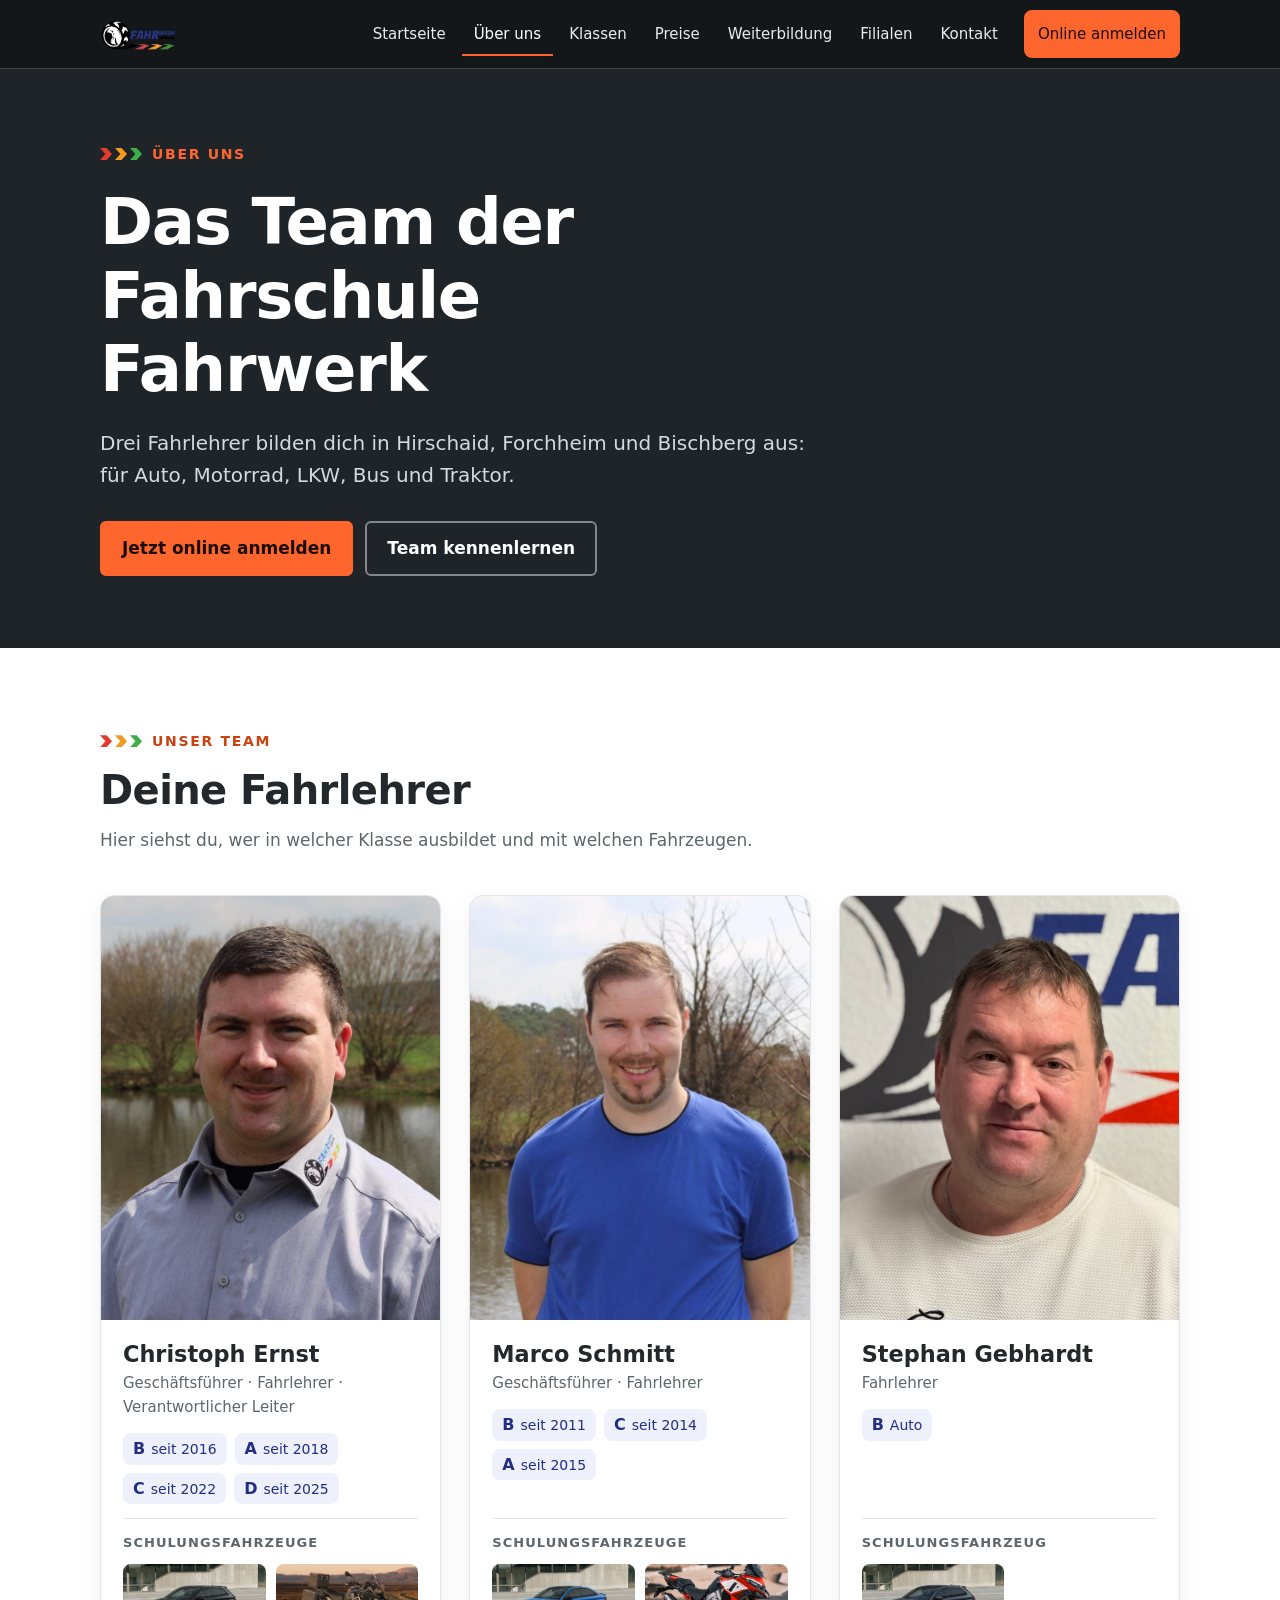
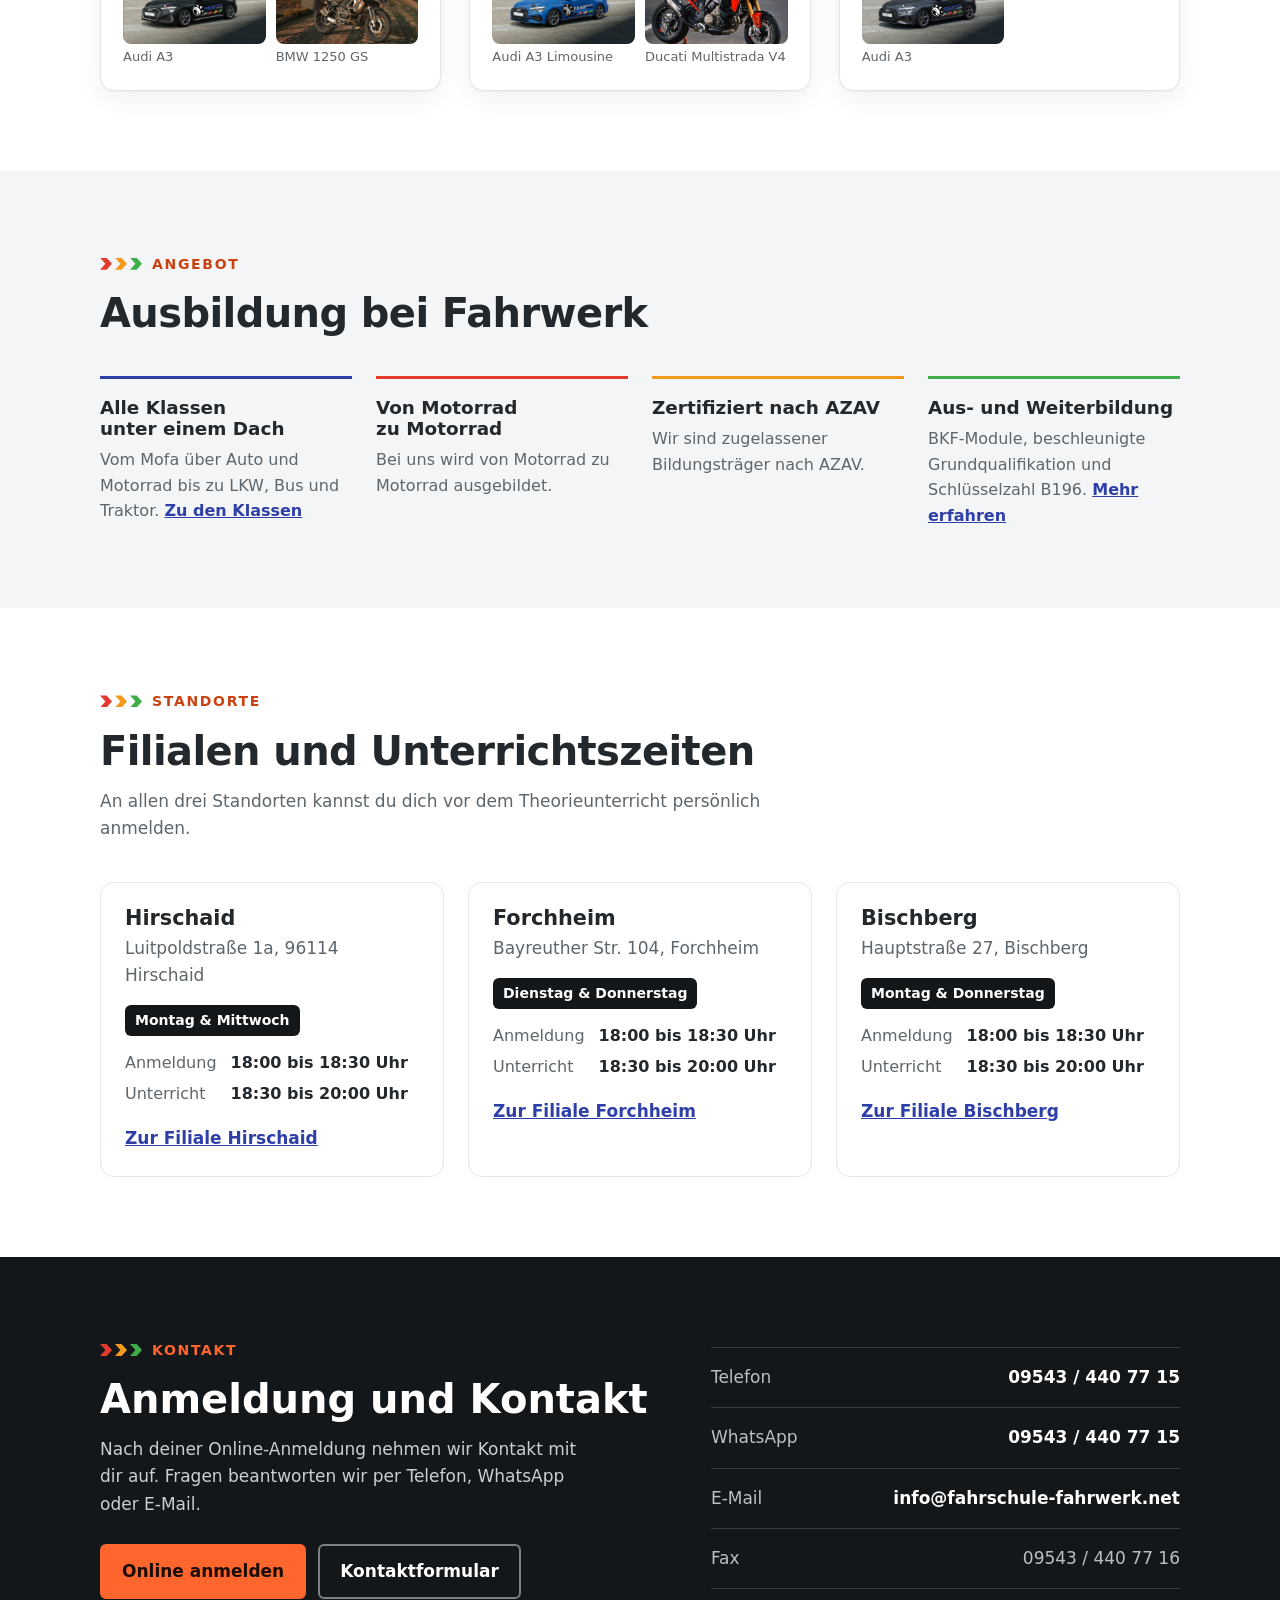
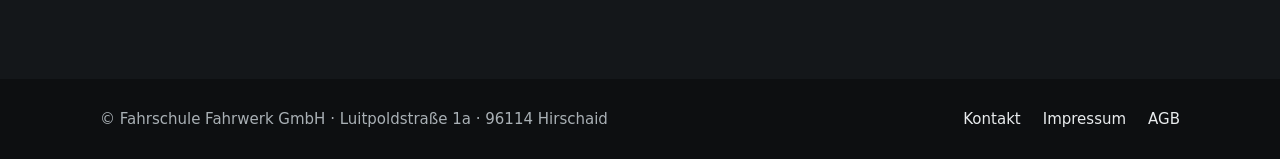
<file: fahrschule-fahrwerk-ueber-uns.html>
<!DOCTYPE html>
<html lang="de">
<head>
<meta charset="UTF-8">
<meta name="viewport" content="width=device-width, initial-scale=1">
<title>Über uns | Fahrschule Fahrwerk GmbH | Hirschaid, Forchheim, Bischberg</title>
<meta name="description" content="Lerne das Team der Fahrschule Fahrwerk kennen: Fahrlehrer für Auto, Motorrad, LKW, Bus und Traktor in Hirschaid, Forchheim und Bischberg.">
<link rel="canonical" href="https://fahrschule-fahrwerk.info/Ueber-uns/">
<meta property="og:title" content="Über uns | Fahrschule Fahrwerk GmbH">
<meta property="og:description" content="Unser Team bringt dich sicher und professionell zu deinem Führerschein.">
<meta property="og:type" content="website">
<meta property="og:locale" content="de_DE">
<meta name="theme-color" content="#14171a">
<link rel="icon" type="image/png" href="fahrschule-fahrwerk-bilder/favicon.png">

<script type="application/ld+json">
{
  "@context": "https://schema.org",
  "@type": "DrivingSchool",
  "name": "Fahrschule Fahrwerk GmbH",
  "url": "https://fahrschule-fahrwerk.info/",
  "telephone": "+49 9543 4407715",
  "faxNumber": "+49 9543 4407716",
  "email": "info@fahrschule-fahrwerk.net",
  "address": {
    "@type": "PostalAddress",
    "streetAddress": "Luitpoldstraße 1a",
    "postalCode": "96114",
    "addressLocality": "Hirschaid",
    "addressCountry": "DE"
  },
  "employee": [
    { "@type": "Person", "name": "Christoph Ernst", "jobTitle": "Geschäftsführer / Fahrlehrer" },
    { "@type": "Person", "name": "Marco Schmitt", "jobTitle": "Geschäftsführer / Fahrlehrer" },
    { "@type": "Person", "name": "Stephan Gebhardt", "jobTitle": "Fahrlehrer" }
  ]
}
</script>

<style>
  :root {
    --ink: #14171a;
    --ink-2: #1f2428;
    --text: #23282c;
    --muted: #5d666c;
    --line: #e3e6e8;
    --bg: #ffffff;
    --bg-soft: #f4f5f6;
    --blue: #2f3fa8;
    --blue-dark: #232f82;
    --orange: #ff662e;
    --orange-dark: #c9420f;
    --green: #2e8b3d;
    --radius: 14px;
    --wrap: 1120px;
  }

  *, *::before, *::after { box-sizing: border-box; }
  html { scroll-behavior: smooth; -webkit-text-size-adjust: 100%; }
  body {
    margin: 0;
    font-family: system-ui, -apple-system, "Segoe UI", Roboto, "Helvetica Neue", Arial, sans-serif;
    font-size: 17px;
    line-height: 1.6;
    color: var(--text);
    background: var(--bg);
  }
  img { max-width: 100%; height: auto; display: block; }
  a { color: var(--blue); }
  a:focus-visible, button:focus-visible, summary:focus-visible {
    outline: 3px solid var(--orange);
    outline-offset: 3px;
    border-radius: 4px;
  }
  h1, h2, h3 { line-height: 1.15; margin: 0; text-wrap: balance; }
  p { margin: 0; }
  .wrap { max-width: var(--wrap); margin: 0 auto; padding: 0 20px; }

  .skip {
    position: absolute; left: -9999px; top: 0;
    background: #fff; color: var(--ink); padding: 10px 16px; z-index: 100;
  }
  .skip:focus { left: 8px; top: 8px; }

  /* ---------- Header ---------- */
  .site-header {
    position: sticky; top: 0; z-index: 50;
    background: var(--ink);
    color: #fff;
  }
  .site-header .wrap {
    display: flex; align-items: center; gap: 24px;
    min-height: 68px;
  }
  .logo { flex: none; display: block; }
  .logo img { height: 46px; width: auto; }
  .nav { margin-left: auto; display: flex; align-items: center; gap: 4px; }
  .nav a {
    color: #e9ecee; text-decoration: none;
    font-size: 15px; font-weight: 500;
    padding: 10px 12px; border-radius: 8px;
  }
  .nav a:hover { background: rgba(255,255,255,.1); }
  .nav a[aria-current="page"] { color: #fff; box-shadow: inset 0 -2px 0 var(--orange); border-radius: 0; }
  .nav a.btn { margin-left: 10px; }

  .btn {
    display: inline-flex; align-items: center; justify-content: center; gap: 8px;
    background: var(--orange); color: #1a0d06 !important;
    font-weight: 700; text-decoration: none;
    padding: 12px 20px; border-radius: 6px;
    border: 2px solid var(--orange);
    transition: background .15s ease;
  }
  .btn:hover { background: #ff7d4d; }
  .btn.ghost { background: transparent; color: #fff !important; border-color: rgba(255,255,255,.45); }
  .btn.ghost:hover { background: rgba(255,255,255,.1); }

  .menu-toggle { display: none; }

  @media (max-width: 900px) {
    .menu-toggle {
      display: inline-flex; align-items: center; gap: 8px;
      margin-left: auto;
      background: none; border: 2px solid rgba(255,255,255,.4); color: #fff;
      font: inherit; font-size: 15px; font-weight: 600;
      padding: 8px 14px; border-radius: 6px; cursor: pointer;
    }
    .nav {
      display: none;
      position: absolute; left: 0; right: 0; top: 100%;
      background: var(--ink-2);
      flex-direction: column; align-items: stretch; gap: 0;
      padding: 8px 20px 20px;
      border-top: 1px solid rgba(255,255,255,.12);
    }
    .nav.open { display: flex; }
    .nav a { padding: 14px 4px; font-size: 17px; border-bottom: 1px solid rgba(255,255,255,.1); border-radius: 0; }
    .nav a[aria-current="page"] { box-shadow: none; color: var(--orange); }
    .nav a.btn { margin: 16px 0 0; border-bottom: 2px solid var(--orange); border-radius: 6px; }
  }

  /* ---------- Hero ---------- */
  .hero {
    background: var(--ink-2);
    border-top: 1px solid rgba(255,255,255,.12);
    color: #fff;
    padding: 72px 0;
    overflow: hidden;
  }
  .eyebrow {
    display: inline-flex; align-items: center; gap: 10px;
    font-size: 14px; font-weight: 700; letter-spacing: .12em; text-transform: uppercase;
    color: var(--orange);
  }
  .chevrons { display: inline-flex; gap: 3px; }
  .chevrons i {
    width: 12px; height: 12px; display: block;
    clip-path: polygon(0 0, 55% 0, 100% 50%, 55% 100%, 0 100%, 45% 50%);
  }
  .chevrons i:nth-child(1) { background: #e23b2e; }
  .chevrons i:nth-child(2) { background: #f39a1f; }
  .chevrons i:nth-child(3) { background: #3fae49; }

  .hero h1 {
    font-size: clamp(2.2rem, 6vw, 4rem);
    font-weight: 800; letter-spacing: -.02em;
    margin: 18px 0 20px;
    max-width: 16ch;
  }
  .hero p.lead { font-size: clamp(1.05rem, 2vw, 1.25rem); color: #d5dade; max-width: 58ch; }
  .hero .actions { display: flex; flex-wrap: wrap; gap: 12px; margin-top: 30px; }

  @media (max-width: 760px) {
    .hero { padding: 48px 0; }
  }

  /* ---------- Sections ---------- */
  section { padding: 80px 0; }
  section.soft { background: var(--bg-soft); }
  .section-head { max-width: 62ch; margin-bottom: 40px; }
  .section-head h2 { font-size: clamp(1.7rem, 4vw, 2.5rem); font-weight: 800; letter-spacing: -.015em; margin: 12px 0 14px; }
  .section-head p { color: var(--muted); }
  section .eyebrow { color: var(--orange-dark); }
  @media (max-width: 760px) { section { padding: 56px 0; } }

  /* ---------- Team ---------- */
  .team { display: grid; grid-template-columns: repeat(3, 1fr); gap: 28px; }
  .member {
    background: #fff; border: 1px solid var(--line); border-radius: var(--radius);
    overflow: hidden; display: flex; flex-direction: column;
    box-shadow: 0 1px 2px rgba(20,23,26,.04), 0 8px 24px rgba(20,23,26,.06);
  }
  .member .portrait { position: relative; aspect-ratio: 4 / 5; background: #dfe3e6; }
  .member .portrait img { position: absolute; inset: 0; width: 100%; height: 100%; object-fit: cover; object-position: center 20%; }
  .member .body { padding: 22px 22px 24px; display: flex; flex-direction: column; gap: 14px; flex: 1; }
  .member h3 { font-size: 1.4rem; font-weight: 800; }
  .member .role { color: var(--muted); font-size: 15px; margin-top: 4px; }

  .classes { display: flex; flex-wrap: wrap; gap: 8px; list-style: none; margin: 0; padding: 0; }
  .classes li {
    display: inline-flex; align-items: baseline; gap: 6px;
    background: #eef0fb; color: var(--blue-dark);
    border-radius: 8px; padding: 6px 10px;
    font-size: 14px; line-height: 1.2;
  }
  .classes b { font-size: 16px; font-weight: 800; }

  .fleet { margin-top: auto; padding-top: 14px; border-top: 1px solid var(--line); }
  .fleet h4 { margin: 0 0 10px; font-size: 13px; letter-spacing: .08em; text-transform: uppercase; color: var(--muted); }
  .fleet ul { list-style: none; margin: 0; padding: 0; display: grid; grid-template-columns: 1fr 1fr; gap: 10px; }
  .fleet figure { margin: 0; }
  .fleet img { width: 100%; aspect-ratio: 16 / 9; object-fit: cover; border-radius: 8px; background: #dfe3e6; }
  .fleet figcaption { font-size: 13px; color: var(--muted); margin-top: 5px; line-height: 1.3; }

  @media (max-width: 980px) { .team { grid-template-columns: 1fr 1fr; } }
  @media (max-width: 640px) {
    .team { grid-template-columns: 1fr; }
    .member .portrait { aspect-ratio: 1 / 1; }
  }

  /* ---------- Vorteile ---------- */
  .benefits { display: grid; grid-template-columns: repeat(4, 1fr); gap: 24px; list-style: none; margin: 0; padding: 0; }
  .benefits li { border-top: 3px solid var(--blue); padding-top: 18px; }
  .benefits li:nth-child(2) { border-color: #e23b2e; }
  .benefits li:nth-child(3) { border-color: #f39a1f; }
  .benefits li:nth-child(4) { border-color: #3fae49; }
  .benefits h3 { font-size: 1.15rem; font-weight: 800; margin-bottom: 8px; }
  .benefits p { color: var(--muted); font-size: 16px; }
  .benefits a { font-weight: 600; }
  @media (max-width: 900px) { .benefits { grid-template-columns: 1fr 1fr; } }
  @media (max-width: 520px) { .benefits { grid-template-columns: 1fr; } }

  /* ---------- Standorte ---------- */
  .locations { display: grid; grid-template-columns: repeat(3, 1fr); gap: 24px; }
  .location {
    background: #fff; border: 1px solid var(--line); border-radius: var(--radius);
    padding: 24px;
  }
  .location h3 { font-size: 1.3rem; font-weight: 800; }
  .location address { font-style: normal; color: var(--muted); margin: 4px 0 16px; }
  .location dl { margin: 0 0 18px; display: grid; grid-template-columns: auto 1fr; gap: 6px 14px; font-size: 16px; }
  .location dt { color: var(--muted); }
  .location dd { margin: 0; font-weight: 600; font-variant-numeric: tabular-nums; }
  .location .days {
    display: inline-block; background: var(--ink); color: #fff;
    font-size: 14px; font-weight: 700; padding: 4px 10px; border-radius: 6px; margin-bottom: 14px;
  }
  .location a { font-weight: 600; }
  @media (max-width: 860px) { .locations { grid-template-columns: 1fr; } }

  /* ---------- CTA ---------- */
  .cta { background: var(--ink); color: #fff; }
  .cta .wrap { display: grid; grid-template-columns: 1.2fr 1fr; gap: 48px; align-items: center; }
  .cta h2 { font-size: clamp(1.7rem, 4vw, 2.5rem); font-weight: 800; margin: 12px 0 14px; }
  .cta p { color: #c9cfd3; max-width: 46ch; }
  .cta .eyebrow { color: var(--orange); }
  .cta .actions { display: flex; flex-wrap: wrap; gap: 12px; margin-top: 26px; }
  .contact-list { list-style: none; margin: 0; padding: 0; border-top: 1px solid rgba(255,255,255,.16); }
  .contact-list li {
    display: flex; justify-content: space-between; gap: 16px; flex-wrap: wrap;
    padding: 16px 0; border-bottom: 1px solid rgba(255,255,255,.16);
  }
  .contact-list span { color: #b9c0c5; }
  .contact-list a { color: #fff; font-weight: 700; text-decoration: none; }
  .contact-list a:hover { text-decoration: underline; }
  @media (max-width: 860px) { .cta .wrap { grid-template-columns: 1fr; gap: 32px; } }

  /* ---------- Footer ---------- */
  footer { background: #0d0f11; color: #a9b0b5; font-size: 15px; padding: 28px 0; }
  footer .wrap { display: flex; flex-wrap: wrap; gap: 12px 28px; justify-content: space-between; align-items: center; }
  footer nav { display: flex; flex-wrap: wrap; gap: 6px 22px; }
  footer a { color: #e9ecee; text-decoration: none; }
  footer a:hover { text-decoration: underline; }

  @media (prefers-reduced-motion: reduce) {
    html { scroll-behavior: auto; }
    .btn { transition: none; }
  }
</style>
</head>
<body>

<a class="skip" href="#inhalt">Zum Inhalt springen</a>

<header class="site-header">
  <div class="wrap">
    <a class="logo" href="https://fahrschule-fahrwerk.info/Startseite/" aria-label="Fahrschule Fahrwerk, zur Startseite">
      <img src="fahrschule-fahrwerk-bilder/logo.png" width="401" height="242" alt="Fahrschule Fahrwerk">
    </a>
    <button class="menu-toggle" type="button" aria-expanded="false" aria-controls="hauptnavigation">Menü</button>
    <nav class="nav" id="hauptnavigation" aria-label="Hauptnavigation">
      <a href="https://fahrschule-fahrwerk.info/Startseite/">Startseite</a>
      <a href="https://fahrschule-fahrwerk.info/Ueber-uns/" aria-current="page">Über uns</a>
      <a href="https://fahrschule-fahrwerk.info/Klassen/">Klassen</a>
      <a href="https://fahrschule-fahrwerk.info/Klassen/Preise/">Preise</a>
      <a href="https://fahrschule-fahrwerk.info/Aus-und-Weiterbildung/">Weiterbildung</a>
      <a href="https://fahrschule-fahrwerk.info/Filialen/">Filialen</a>
      <a href="https://fahrschule-fahrwerk.info/Kontakt/">Kontakt</a>
      <a class="btn" href="https://fahrschule-fahrwerk.info/Onlineanmeldung/">Online anmelden</a>
    </nav>
  </div>
</header>

<main id="inhalt">

  <div class="hero">
    <div class="wrap">
      <p class="eyebrow"><span class="chevrons" aria-hidden="true"><i></i><i></i><i></i></span> Über uns</p>
      <h1>Das Team der Fahrschule Fahrwerk</h1>
      <p class="lead">Drei Fahrlehrer bilden dich in Hirschaid, Forchheim und Bischberg aus: für Auto, Motorrad, LKW, Bus und Traktor.</p>
      <div class="actions">
        <a class="btn" href="https://fahrschule-fahrwerk.info/Onlineanmeldung/">Jetzt online anmelden</a>
        <a class="btn ghost" href="#team">Team kennenlernen</a>
      </div>
    </div>
  </div>

  <section id="team" aria-labelledby="team-titel">
    <div class="wrap">
      <div class="section-head">
        <p class="eyebrow"><span class="chevrons" aria-hidden="true"><i></i><i></i><i></i></span> Unser Team</p>
        <h2 id="team-titel">Deine Fahrlehrer</h2>
        <p>Hier siehst du, wer in welcher Klasse ausbildet und mit welchen Fahrzeugen.</p>
      </div>

      <div class="team">

        <article class="member">
          <div class="portrait">
            <img src="fahrschule-fahrwerk-bilder/christoph-ernst.jpg" width="800" height="1004" alt="Porträt von Christoph Ernst">
          </div>
          <div class="body">
            <div>
              <h3>Christoph Ernst</h3>
              <p class="role">Geschäftsführer · Fahrlehrer · Verantwortlicher Leiter</p>
            </div>
            <ul class="classes" aria-label="Fahrlehrerlaubnis">
              <li><b>B</b> seit 2016</li>
              <li><b>A</b> seit 2018</li>
              <li><b>C</b> seit 2022</li>
              <li><b>D</b> seit 2025</li>
            </ul>
            <div class="fleet">
              <h4>Schulungsfahrzeuge</h4>
              <ul>
                <li><figure>
                  <img loading="lazy" src="fahrschule-fahrwerk-bilder/audi-a3-schwarz.jpg" width="800" height="447" alt="Schwarzer Audi A3 mit Fahrwerk-Beschriftung">
                  <figcaption>Audi A3</figcaption>
                </figure></li>
                <li><figure>
                  <img loading="lazy" src="fahrschule-fahrwerk-bilder/bmw-1250-gs.jpg" width="800" height="368" alt="BMW 1250 GS in Schwarz">
                  <figcaption>BMW 1250 GS</figcaption>
                </figure></li>
              </ul>
            </div>
          </div>
        </article>

        <article class="member">
          <div class="portrait">
            <img src="fahrschule-fahrwerk-bilder/marco-schmitt.jpg" width="801" height="947" alt="Porträt von Marco Schmitt">
          </div>
          <div class="body">
            <div>
              <h3>Marco Schmitt</h3>
              <p class="role">Geschäftsführer · Fahrlehrer</p>
            </div>
            <ul class="classes" aria-label="Fahrlehrerlaubnis">
              <li><b>B</b> seit 2011</li>
              <li><b>C</b> seit 2014</li>
              <li><b>A</b> seit 2015</li>
            </ul>
            <div class="fleet">
              <h4>Schulungsfahrzeuge</h4>
              <ul>
                <li><figure>
                  <img loading="lazy" src="fahrschule-fahrwerk-bilder/audi-a3-limousine.jpg" width="800" height="449" alt="Blaue Audi A3 Limousine mit Fahrwerk-Beschriftung">
                  <figcaption>Audi A3 Limousine</figcaption>
                </figure></li>
                <li><figure>
                  <img loading="lazy" src="fahrschule-fahrwerk-bilder/ducati-multistrada-v4.jpg" width="800" height="601" alt="Rote Ducati Multistrada V4">
                  <figcaption>Ducati Multistrada V4</figcaption>
                </figure></li>
              </ul>
            </div>
          </div>
        </article>

        <article class="member">
          <div class="portrait">
            <img src="fahrschule-fahrwerk-bilder/stephan-gebhardt.jpg" width="800" height="1067" alt="Porträt von Stephan Gebhardt">
          </div>
          <div class="body">
            <div>
              <h3>Stephan Gebhardt</h3>
              <p class="role">Fahrlehrer</p>
            </div>
            <ul class="classes" aria-label="Fahrlehrerlaubnis">
              <li><b>B</b> Auto</li>
            </ul>
            <div class="fleet">
              <h4>Schulungsfahrzeug</h4>
              <ul>
                <li><figure>
                  <img loading="lazy" src="fahrschule-fahrwerk-bilder/audi-a3-grau.jpg" width="800" height="451" alt="Grauer Audi A3 mit Fahrwerk-Beschriftung">
                  <figcaption>Audi A3</figcaption>
                </figure></li>
              </ul>
            </div>
          </div>
        </article>

      </div>
    </div>
  </section>

  <section class="soft" aria-labelledby="vorteile-titel">
    <div class="wrap">
      <div class="section-head">
        <p class="eyebrow"><span class="chevrons" aria-hidden="true"><i></i><i></i><i></i></span> Angebot</p>
        <h2 id="vorteile-titel">Ausbildung bei Fahrwerk</h2>
      </div>
      <ul class="benefits">
        <li>
          <h3>Alle Klassen unter einem Dach</h3>
          <p>Vom Mofa über Auto und Motorrad bis zu LKW, Bus und Traktor. <a href="https://fahrschule-fahrwerk.info/Klassen/">Zu den Klassen</a></p>
        </li>
        <li>
          <h3>Von Motorrad zu Motorrad</h3>
          <p>Bei uns wird von Motorrad zu Motorrad ausgebildet.</p>
        </li>
        <li>
          <h3>Zertifiziert nach AZAV</h3>
          <p>Wir sind zugelassener Bildungsträger nach AZAV.</p>
        </li>
        <li>
          <h3>Aus- und Weiterbildung</h3>
          <p>BKF-Module, beschleunigte Grundqualifikation und Schlüsselzahl B196. <a href="https://fahrschule-fahrwerk.info/Aus-und-Weiterbildung/">Mehr erfahren</a></p>
        </li>
      </ul>
    </div>
  </section>

  <section id="standorte" aria-labelledby="standorte-titel">
    <div class="wrap">
      <div class="section-head">
        <p class="eyebrow"><span class="chevrons" aria-hidden="true"><i></i><i></i><i></i></span> Standorte</p>
        <h2 id="standorte-titel">Filialen und Unterrichtszeiten</h2>
        <p>An allen drei Standorten kannst du dich vor dem Theorieunterricht persönlich anmelden.</p>
      </div>
      <div class="locations">
        <article class="location">
          <h3>Hirschaid</h3>
          <address>Luitpoldstraße 1a, 96114 Hirschaid</address>
          <span class="days">Montag &amp; Mittwoch</span>
          <dl>
            <dt>Anmeldung</dt><dd>18:00 bis 18:30 Uhr</dd>
            <dt>Unterricht</dt><dd>18:30 bis 20:00 Uhr</dd>
          </dl>
          <a href="https://fahrschule-fahrwerk.info/Filialen/Hirschaid/">Zur Filiale Hirschaid</a>
        </article>
        <article class="location">
          <h3>Forchheim</h3>
          <address>Bayreuther Str. 104, Forchheim</address>
          <span class="days">Dienstag &amp; Donnerstag</span>
          <dl>
            <dt>Anmeldung</dt><dd>18:00 bis 18:30 Uhr</dd>
            <dt>Unterricht</dt><dd>18:30 bis 20:00 Uhr</dd>
          </dl>
          <a href="https://fahrschule-fahrwerk.info/Filialen/Forchheim/">Zur Filiale Forchheim</a>
        </article>
        <article class="location">
          <h3>Bischberg</h3>
          <address>Hauptstraße 27, Bischberg</address>
          <span class="days">Montag &amp; Donnerstag</span>
          <dl>
            <dt>Anmeldung</dt><dd>18:00 bis 18:30 Uhr</dd>
            <dt>Unterricht</dt><dd>18:30 bis 20:00 Uhr</dd>
          </dl>
          <a href="https://fahrschule-fahrwerk.info/Filialen/Bischberg/">Zur Filiale Bischberg</a>
        </article>
      </div>
    </div>
  </section>

  <section class="cta" aria-labelledby="kontakt-titel">
    <div class="wrap">
      <div>
        <p class="eyebrow"><span class="chevrons" aria-hidden="true"><i></i><i></i><i></i></span> Kontakt</p>
        <h2 id="kontakt-titel">Anmeldung und Kontakt</h2>
        <p>Nach deiner Online-Anmeldung nehmen wir Kontakt mit dir auf. Fragen beantworten wir per Telefon, WhatsApp oder E-Mail.</p>
        <div class="actions">
          <a class="btn" href="https://fahrschule-fahrwerk.info/Onlineanmeldung/">Online anmelden</a>
          <a class="btn ghost" href="https://fahrschule-fahrwerk.info/Kontakt/">Kontaktformular</a>
        </div>
      </div>
      <ul class="contact-list">
        <li><span>Telefon</span><a href="tel:+4995434407715">09543 / 440 77 15</a></li>
        <li><span>WhatsApp</span><a href="https://wa.me/4995434407715">09543 / 440 77 15</a></li>
        <li><span>E-Mail</span><a href="mailto:info@fahrschule-fahrwerk.net">info@fahrschule-fahrwerk.net</a></li>
        <li><span>Fax</span><span>09543 / 440 77 16</span></li>
      </ul>
    </div>
  </section>

</main>

<footer>
  <div class="wrap">
    <span>© Fahrschule Fahrwerk GmbH · Luitpoldstraße 1a · 96114 Hirschaid</span>
    <nav aria-label="Rechtliches">
      <a href="https://fahrschule-fahrwerk.info/Kontakt/">Kontakt</a>
      <a href="https://fahrschule-fahrwerk.info/Impressum/">Impressum</a>
      <a href="https://fahrschule-fahrwerk.info/Impressum/AGB/">AGB</a>
    </nav>
  </div>
</footer>

<script>
  (function () {
    var toggle = document.querySelector('.menu-toggle');
    var nav = document.getElementById('hauptnavigation');
    toggle.addEventListener('click', function () {
      var open = nav.classList.toggle('open');
      toggle.setAttribute('aria-expanded', String(open));
      toggle.textContent = open ? 'Schließen' : 'Menü';
    });
  })();
</script>
</body>
</html>
</file>
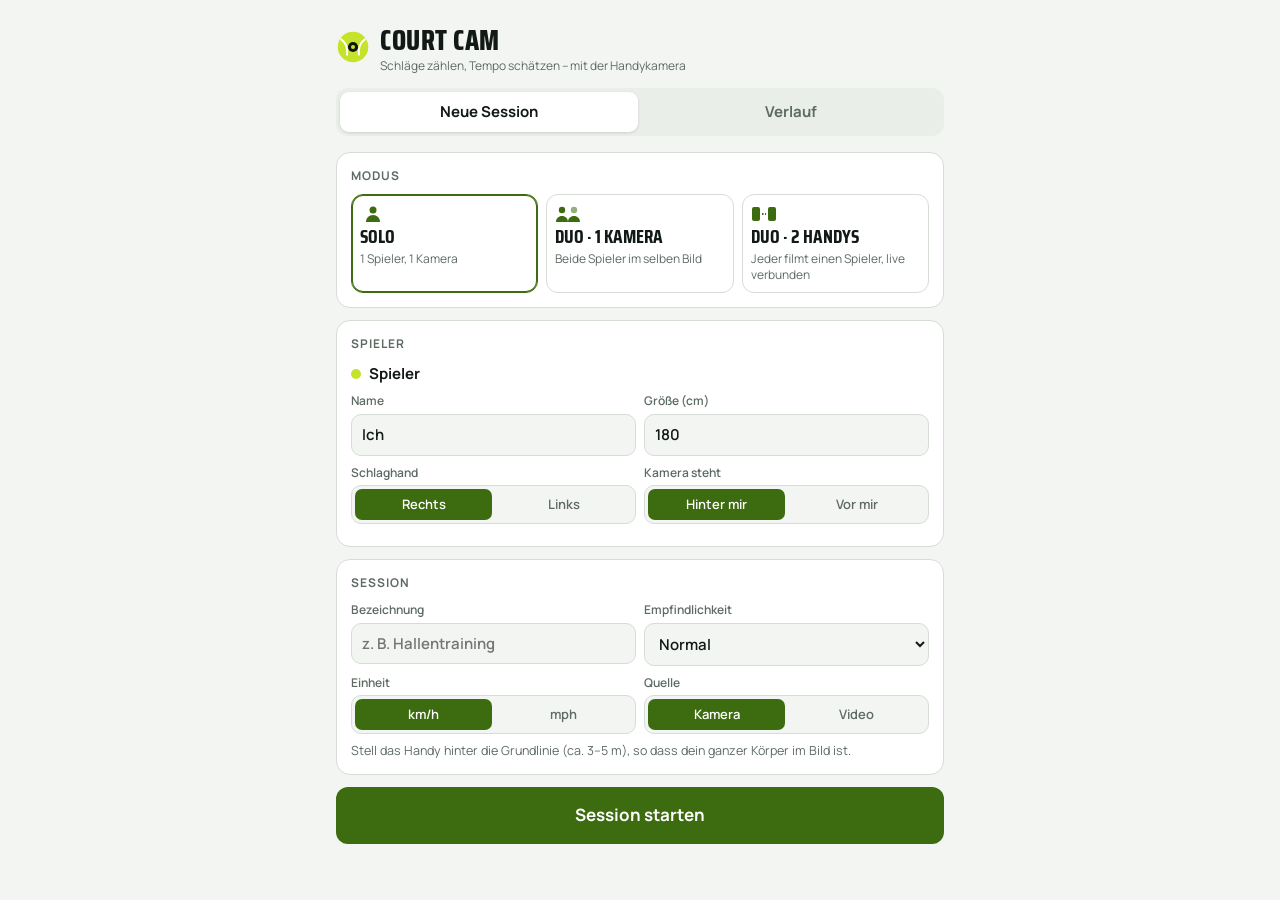
<file: tennis-tracker.html>
<!doctype html>
<html lang="de">
<head>
<meta charset="utf-8">
<meta name="viewport" content="width=device-width, initial-scale=1, viewport-fit=cover">
<meta name="theme-color" content="#0c110f">
<meta name="apple-mobile-web-app-capable" content="yes">
<title>Court Cam</title>
<link rel="preconnect" href="https://fonts.googleapis.com">
<link rel="preconnect" href="https://fonts.gstatic.com" crossorigin>
<link rel="stylesheet" href="https://fonts.googleapis.com/css2?family=Saira+Condensed:wght@500;700;800&family=Manrope:wght@400;600;700&display=swap">
<style>
  /* Court Cam: Kamera-Tracker für Tennis. Start/Verlauf folgen hell/dunkel, die Live-Ansicht ist immer dunkel. */
  :root {
    --bg: #f3f5f2;
    --surface: #ffffff;
    --surface-2: #eaeee8;
    --ink: #121a16;
    --muted: #5d6b63;
    --line: #d6ddd5;
    --accent: #3d6b10;        /* Grün, gut lesbar auf hell */
    --accent-ink: #ffffff;
    --ball: #c6e22a;          /* Filzball-Gelbgrün */
    --fh: #9cc313;            /* Vorhand */
    --bh: #1f9fd6;            /* Rückhand */
    --oh: #e8743b;            /* Überkopf / Aufschlag */
    --p1: #b7d61c;
    --p2: #2bb3ee;
    --danger: #c43a2f;
    --radius: 14px;
    --font-num: "Saira Condensed", "Arial Narrow", sans-serif;
    --font-body: "Manrope", system-ui, -apple-system, "Segoe UI", sans-serif;
    color-scheme: light;
  }
  @media (prefers-color-scheme: dark) {
    :root:not([data-theme="light"]) {
      --bg: #0c110f; --surface: #151c18; --surface-2: #1d2621; --ink: #eef3ee; --muted: #93a39a; --line: #29342e;
      --accent: #c6e22a; --accent-ink: #10160c; --fh: #c6e22a; --bh: #3bbcf5; --oh: #ff8c55;
      color-scheme: dark;
    }
  }
  :root[data-theme="dark"] {
    --bg: #0c110f; --surface: #151c18; --surface-2: #1d2621; --ink: #eef3ee; --muted: #93a39a; --line: #29342e;
    --accent: #c6e22a; --accent-ink: #10160c; --fh: #c6e22a; --bh: #3bbcf5; --oh: #ff8c55;
    color-scheme: dark;
  }

  * { box-sizing: border-box; }
  html, body { margin: 0; height: 100%; }
  body {
    background: var(--bg); color: var(--ink); font-family: var(--font-body); font-size: 15px; line-height: 1.45;
    -webkit-font-smoothing: antialiased; -webkit-tap-highlight-color: transparent;
  }
  button, input, select { font: inherit; color: inherit; }
  button { cursor: pointer; }
  .screen { display: none; }
  .screen.active { display: block; }

  /* ---------- Start / Verlauf ---------- */
  .wrap { max-width: 640px; margin: 0 auto; padding: max(14px, env(safe-area-inset-top)) 16px calc(32px + env(safe-area-inset-bottom)); }
  .brand { display: flex; align-items: center; gap: 10px; padding: 6px 0 14px; }
  .brand svg { width: 34px; height: 34px; flex: none; }
  .brand h1 { margin: 0; font-family: var(--font-num); font-weight: 800; font-size: 28px; letter-spacing: .02em; text-transform: uppercase; }
  .brand small { display: block; color: var(--muted); font-size: 12px; margin-top: -4px; }
  .tabs { display: grid; grid-template-columns: 1fr 1fr; gap: 4px; padding: 4px; background: var(--surface-2); border-radius: 12px; margin-bottom: 16px; }
  .tabs button { border: 0; background: transparent; padding: 9px 0; border-radius: 9px; font-weight: 700; color: var(--muted); }
  .tabs button[aria-selected="true"] { background: var(--surface); color: var(--ink); box-shadow: 0 1px 3px rgba(0,0,0,.12); }

  .card { background: var(--surface); border: 1px solid var(--line); border-radius: var(--radius); padding: 14px; margin-bottom: 12px; }
  .card h2 { margin: 0 0 10px; font-size: 12px; font-weight: 700; letter-spacing: .08em; text-transform: uppercase; color: var(--muted); }
  .modes { display: grid; grid-template-columns: repeat(3, 1fr); gap: 8px; }
  .mode { border: 1.5px solid var(--line); background: var(--surface); border-radius: 12px; padding: 10px 8px; text-align: left; min-height: 92px; display: flex; flex-direction: column; gap: 4px; }
  .mode b { font-family: var(--font-num); font-size: 19px; font-weight: 700; text-transform: uppercase; line-height: 1.05; }
  .mode span { font-size: 12px; color: var(--muted); line-height: 1.3; }
  .mode[aria-pressed="true"] { border-color: var(--accent); box-shadow: inset 0 0 0 1px var(--accent); }
  .mode svg { width: 26px; height: 18px; color: var(--accent); }

  .player-form { border-top: 1px solid var(--line); padding-top: 12px; margin-top: 12px; }
  .player-form:first-of-type { border-top: 0; padding-top: 0; margin-top: 0; }
  .pf-head { display: flex; align-items: center; gap: 8px; font-weight: 700; margin-bottom: 8px; }
  .dot { width: 10px; height: 10px; border-radius: 50%; flex: none; }
  .row { display: grid; grid-template-columns: 1fr 1fr; gap: 8px; margin-bottom: 8px; }
  .row.three { grid-template-columns: 1fr 1fr 1fr; }
  label.f { display: flex; flex-direction: column; gap: 4px; font-size: 12px; color: var(--muted); font-weight: 600; min-width: 0; }
  label.f input, label.f select { border: 1px solid var(--line); background: var(--bg); border-radius: 10px; padding: 9px 10px; font-size: 15px; color: var(--ink); width: 100%; min-width: 0; }
  .seg { display: flex; gap: 3px; background: var(--bg); border: 1px solid var(--line); border-radius: 10px; padding: 3px; }
  .seg button { flex: 1; border: 0; background: transparent; border-radius: 7px; padding: 6px 2px; font-size: 13px; font-weight: 600; color: var(--muted); white-space: nowrap; }
  .seg button[aria-pressed="true"] { background: var(--accent); color: var(--accent-ink); }
  .hint { font-size: 12.5px; color: var(--muted); margin: 6px 0 0; }

  .btn { border: 1px solid var(--line); background: var(--surface); border-radius: 12px; padding: 11px 14px; font-weight: 700; display: inline-flex; align-items: center; justify-content: center; gap: 8px; }
  .btn.primary { background: var(--accent); color: var(--accent-ink); border-color: transparent; }
  .btn.danger { color: var(--danger); }
  .btn:disabled { opacity: .45; cursor: default; }
  .btn.block { width: 100%; padding: 15px; font-size: 17px; }
  .btn svg { width: 18px; height: 18px; }

  .link-box { display: grid; gap: 10px; }
  .code { font-family: var(--font-num); font-size: 40px; font-weight: 800; letter-spacing: .18em; text-align: center; padding: 6px; border: 1.5px dashed var(--line); border-radius: 12px; }
  .status { display: flex; align-items: center; gap: 8px; font-size: 13.5px; font-weight: 600; }
  .status i { width: 9px; height: 9px; border-radius: 50%; background: var(--muted); }
  .status.ok i { background: #36c46a; }
  .status.wait i { background: #e9b10e; animation: blink 1s infinite; }
  @keyframes blink { 50% { opacity: .3; } }
  .join-row { display: grid; grid-template-columns: 1fr auto; gap: 8px; }
  .join-row input { text-transform: uppercase; letter-spacing: .15em; font-weight: 700; text-align: center; }

  .sum-stats { display: grid; grid-template-columns: repeat(3, 1fr); gap: 8px; margin-bottom: 12px; }
  .sum-stats div { background: var(--surface); border: 1px solid var(--line); border-radius: 12px; padding: 10px; }
  .sum-stats b { display: block; font-family: var(--font-num); font-size: 28px; font-weight: 700; line-height: 1; }
  .sum-stats span { font-size: 11.5px; color: var(--muted); font-weight: 600; }
  .hist-item { display: grid; grid-template-columns: 1fr auto; gap: 4px 10px; width: 100%; text-align: left; background: var(--surface); border: 1px solid var(--line); border-radius: 12px; padding: 12px; margin-bottom: 8px; }
  .hist-item .t { font-weight: 700; }
  .hist-item .m { font-size: 12.5px; color: var(--muted); grid-column: 1; }
  .hist-item .n { grid-row: 1 / span 2; grid-column: 2; align-self: center; text-align: right; font-family: var(--font-num); font-size: 26px; font-weight: 700; line-height: 1; }
  .hist-item .n small { display: block; font-family: var(--font-body); font-size: 11px; color: var(--muted); font-weight: 600; }
  .badge { display: inline-block; font-size: 10.5px; font-weight: 700; letter-spacing: .06em; text-transform: uppercase; padding: 2px 6px; border-radius: 6px; background: var(--surface-2); color: var(--muted); margin-right: 6px; vertical-align: 1px; }
  .empty { text-align: center; color: var(--muted); padding: 36px 10px; }
  .actions { display: flex; flex-wrap: wrap; gap: 8px; margin-top: 12px; }

  /* ---------- Live ---------- */
  #screen-live.active { display: flex; }
  #screen-live { position: fixed; inset: 0; flex-direction: column; background: #070a08; color: #eef3ee; --hud: #121915; --hud-line: #26302a; --hud-muted: #8fa097; --fh: #c6e22a; --bh: #3bbcf5; --oh: #ff8c55; }
  #stage { position: relative; flex: 1; min-height: 0; overflow: hidden; }
  #canvas { position: absolute; inset: 0; width: 100%; height: 100%; display: block; }
  #video { position: absolute; width: 1px; height: 1px; opacity: 0; pointer-events: none; }
  .topbar { position: absolute; left: 0; right: 0; top: 0; padding: max(10px, env(safe-area-inset-top)) 12px 10px; display: flex; align-items: center; gap: 8px; background: linear-gradient(rgba(0,0,0,.6), transparent); z-index: 2; }
  .tag { font-family: var(--font-num); font-weight: 700; font-size: 14px; letter-spacing: .08em; text-transform: uppercase; background: rgba(12,17,15,.75); border: 1px solid rgba(255,255,255,.12); padding: 4px 9px; border-radius: 8px; max-width: 40vw; white-space: nowrap; overflow: hidden; text-overflow: ellipsis; }
  .tag { min-width: 0; flex: 0 1 auto; }
  .tag.timer { font-variant-numeric: tabular-nums; flex: none; max-width: none; overflow: visible; }
  .topbar .ibtn { width: 38px; height: 38px; }
  @media (max-width: 400px) { .topbar { gap: 6px; padding-left: 8px; padding-right: 8px; } .conn span { max-width: 64px; overflow: hidden; text-overflow: ellipsis; white-space: nowrap; } }
  .tag.rec { color: #ff5a4e; display: none; }
  .tag.rec.on { display: block; animation: blink 1.2s infinite; }
  .spacer { flex: 1; }
  .ibtn { width: 40px; height: 40px; border-radius: 50%; border: 1px solid rgba(255,255,255,.18); background: rgba(12,17,15,.7); color: #fff; display: grid; place-items: center; flex: none; }
  .ibtn svg { width: 20px; height: 20px; }
  .ibtn.recbtn.on { background: #e23b30; border-color: #e23b30; }
  .conn { font-size: 12px; font-weight: 700; display: none; align-items: center; gap: 6px; background: rgba(12,17,15,.75); padding: 5px 9px; border-radius: 8px; border: 1px solid rgba(255,255,255,.12); }
  .conn.show { display: flex; }
  .conn i { width: 8px; height: 8px; border-radius: 50%; background: #e9b10e; }
  .conn.ok i { background: #36c46a; }
  .overlay { position: absolute; inset: 0; display: grid; place-items: center; text-align: center; padding: 24px; background: rgba(7,10,8,.82); z-index: 3; }
  .overlay[hidden] { display: none; }
  .overlay p { margin: 10px 0 0; color: #b9c6be; max-width: 320px; }
  .spinner { width: 38px; height: 38px; border-radius: 50%; border: 3px solid rgba(255,255,255,.15); border-top-color: var(--fh); margin: 0 auto; animation: spin .9s linear infinite; }
  @keyframes spin { to { transform: rotate(360deg); } }
  .save-rec { position: absolute; left: 50%; transform: translateX(-50%); bottom: 12px; z-index: 2; display: none; gap: 8px; }
  .save-rec.show { display: flex; }
  .save-rec button { border: 0; border-radius: 999px; padding: 9px 14px; font-weight: 700; background: #fff; color: #111; }

  #hud { background: var(--hud); border-top: 1px solid var(--hud-line); padding: 8px 8px calc(8px + env(safe-area-inset-bottom)); flex: none; }
  .duo-strip { display: none; grid-template-columns: 1fr 1fr; gap: 6px; margin-bottom: 6px; }
  .duo-strip.show { display: grid; }
  .duo-strip button { display: flex; align-items: center; gap: 8px; border: 1px solid var(--hud-line); background: #0d1310; border-radius: 10px; padding: 6px 9px; color: #eef3ee; text-align: left; min-width: 0; }
  .duo-strip button[aria-selected="true"] { border-color: currentColor; }
  .duo-strip .nm { flex: 1; min-width: 0; font-weight: 700; font-size: 13px; white-space: nowrap; overflow: hidden; text-overflow: ellipsis; color: #eef3ee; }
  .duo-strip .ct { font-family: var(--font-num); font-weight: 700; font-size: 20px; line-height: 1; color: #eef3ee; }
  .hud-grid { display: grid; grid-template-columns: .8fr 1fr 1.35fr; grid-template-rows: auto auto; gap: 6px; }
  .cell { background: #0d1310; border: 1px solid var(--hud-line); border-radius: 10px; padding: 7px 9px; min-width: 0; position: relative; }
  .cell h3 { margin: 0; font-size: 10.5px; font-weight: 700; letter-spacing: .08em; text-transform: uppercase; color: var(--hud-muted); white-space: nowrap; }
  .big { font-family: var(--font-num); font-weight: 800; font-size: 40px; line-height: 1; margin-top: 2px; font-variant-numeric: tabular-nums; }
  .big.mid { font-size: 32px; margin-top: 7px; }
  .big .u { font-size: 14px; font-weight: 600; color: var(--hud-muted); margin-left: 3px; letter-spacing: .04em; }
  .fhbh .f { color: var(--fh); } .fhbh .b { color: var(--bh); } .fhbh .s { color: var(--hud-muted); font-weight: 500; }
  .sub { font-size: 10.5px; color: var(--hud-muted); line-height: 1.35; margin-top: 2px; font-variant-numeric: tabular-nums; }
  .sub em { font-style: normal; color: #d5ded8; font-weight: 600; }
  .cell.chart { grid-column: 1 / span 2; }
  .cell.seq { grid-column: 3; }
  .chart svg { display: block; width: 100%; height: 54px; margin-top: 4px; }
  .seq-row { display: flex; gap: 5px; overflow-x: auto; padding: 6px 0 2px; scrollbar-width: none; }
  .seq-row::-webkit-scrollbar { display: none; }
  .chip { flex: none; display: flex; flex-direction: column; align-items: center; gap: 2px; border: 0; background: transparent; padding: 0; color: #eef3ee; }
  .chip span { width: 24px; height: 24px; border-radius: 50%; border: 1.5px solid currentColor; display: grid; place-items: center; font-size: 11px; font-weight: 700; font-variant-numeric: tabular-nums; }
  .chip small { font-size: 9px; font-weight: 700; letter-spacing: .04em; }
  .chip.FH { color: var(--fh); } .chip.BH { color: var(--bh); } .chip.OH { color: var(--oh); }
  .chip.last span { background: currentColor; }
  .chip.last span b { color: #0d1310; }
  .chip b { font-weight: 700; }
  .seq-empty { font-size: 11.5px; color: var(--hud-muted); padding: 10px 0 6px; }
  .undo { position: absolute; top: 4px; right: 4px; border: 0; background: transparent; color: var(--hud-muted); padding: 3px; display: grid; place-items: center; }
  .undo svg { width: 16px; height: 16px; }
  .legend { display: flex; gap: 10px; font-size: 10px; color: var(--hud-muted); margin-top: 2px; }
  .legend i { display: inline-block; width: 8px; height: 8px; border-radius: 2px; margin-right: 4px; vertical-align: 0; }

  @media (orientation: landscape) and (min-width: 700px) {
    #screen-live { flex-direction: row; }
    #hud { width: 380px; border-top: 0; border-left: 1px solid var(--hud-line); overflow-y: auto; padding-top: max(8px, env(safe-area-inset-top)); }
    .hud-grid { grid-template-columns: 1fr 1fr; }
    .cell.speed { grid-column: 1 / span 2; }
    .cell.chart, .cell.seq { grid-column: 1 / span 2; }
  }
  @media (max-width: 360px) {
    .big { font-size: 34px; } .big.mid { font-size: 27px; }
  }

  /* ---------- Zusammenfassung ---------- */
  .sum-head { display: flex; align-items: center; gap: 10px; margin-bottom: 4px; }
  .sum-head h1 { margin: 0; font-family: var(--font-num); font-size: 28px; font-weight: 800; text-transform: uppercase; line-height: 1.1; flex: 1; min-width: 0; }
  .sum-meta { color: var(--muted); font-size: 13px; margin-bottom: 14px; }
  .pcard h2 { display: flex; align-items: center; gap: 8px; font-size: 15px; color: var(--ink); letter-spacing: 0; text-transform: none; }
  .kv { display: grid; grid-template-columns: repeat(4, 1fr); gap: 8px; }
  .kv div { background: var(--bg); border-radius: 10px; padding: 8px; min-width: 0; }
  .kv b { display: block; font-family: var(--font-num); font-size: 24px; font-weight: 700; line-height: 1.05; }
  .kv > div > span { font-size: 11px; color: var(--muted); font-weight: 600; }
  .pcard svg.bars { display: block; width: 100%; height: 90px; margin-top: 12px; }
  .pcard .seq-row .chip { color: var(--ink); }
  .pcard .chip.FH { color: var(--fh); } .pcard .chip.BH { color: var(--bh); } .pcard .chip.OH { color: var(--oh); }
  @media (max-width: 420px) { .kv { grid-template-columns: repeat(2, 1fr); } }
</style>
</head>
<body>

<!-- ================= START ================= -->
<section id="screen-home" class="screen active">
  <div class="wrap">
    <div class="brand">
      <svg viewBox="0 0 40 40" aria-hidden="true"><circle cx="20" cy="20" r="18" fill="#c6e22a"/><path d="M6 11c6 4 8 10 7 18M34 11c-6 4-8 10-7 18" fill="none" stroke="#fff" stroke-width="2.4" stroke-linecap="round"/><circle cx="20" cy="20" r="6" fill="#10160c"/><circle cx="20" cy="20" r="2.4" fill="#c6e22a"/></svg>
      <div><h1>Court Cam</h1><small>Schläge zählen, Tempo schätzen – mit der Handykamera</small></div>
    </div>

    <div class="tabs" role="tablist">
      <button role="tab" aria-selected="true" data-tab="new">Neue Session</button>
      <button role="tab" aria-selected="false" data-tab="history">Verlauf</button>
    </div>

    <div id="tab-new">
      <div class="card">
        <h2>Modus</h2>
        <div class="modes">
          <button class="mode" data-mode="solo" aria-pressed="true">
            <svg viewBox="0 0 26 18"><circle cx="13" cy="5" r="3.5" fill="currentColor"/><path d="M6 17c0-4 3-7 7-7s7 3 7 7" fill="currentColor"/></svg>
            <b>Solo</b><span>1 Spieler, 1 Kamera</span>
          </button>
          <button class="mode" data-mode="duo1" aria-pressed="false">
            <svg viewBox="0 0 26 18"><circle cx="7" cy="5" r="3.2" fill="currentColor"/><circle cx="19" cy="5" r="3.2" fill="currentColor" opacity=".55"/><path d="M1 17c0-3.5 2.6-6 6-6s6 2.5 6 6M13 17c0-3.5 2.6-6 6-6s6 2.5 6 6" fill="currentColor"/></svg>
            <b>Duo · 1 Kamera</b><span>Beide Spieler im selben Bild</span>
          </button>
          <button class="mode" data-mode="duo2" aria-pressed="false">
            <svg viewBox="0 0 26 18"><rect x="1" y="2" width="8" height="14" rx="2" fill="currentColor"/><rect x="17" y="2" width="8" height="14" rx="2" fill="currentColor"/><path d="M11 9h4" stroke="currentColor" stroke-width="2" stroke-dasharray="1.5 1.5"/></svg>
            <b>Duo · 2 Handys</b><span>Jeder filmt einen Spieler, live verbunden</span>
          </button>
        </div>
      </div>

      <div class="card" id="players-card"><h2>Spieler</h2><div id="player-forms"></div></div>

      <div class="card" id="link-card" hidden>
        <h2>Verbinden</h2>
        <div class="link-box">
          <div class="seg" id="role-seg">
            <button data-role="host" aria-pressed="true">Raum erstellen</button>
            <button data-role="guest" aria-pressed="false">Beitreten</button>
          </div>
          <div id="host-box">
            <div class="code" id="room-code">······</div>
            <p class="hint">Zeig deinem Partner diesen Code. Sobald ihr verbunden seid, startest du die Session für beide.</p>
          </div>
          <div id="guest-box" hidden>
            <div class="join-row">
              <label class="f"><input id="join-code" maxlength="6" placeholder="CODE" autocomplete="off" autocapitalize="characters" inputmode="text" aria-label="Code vom Partner"></label>
              <button class="btn primary" id="join-btn">Verbinden</button>
            </div>
            <p class="hint">Gib den Code vom anderen Handy ein. Die Session wird dann dort für euch beide gestartet.</p>
          </div>
          <div class="status" id="link-status"><i></i><span>Nicht verbunden</span></div>
        </div>
      </div>

      <div class="card">
        <h2>Session</h2>
        <div class="row">
          <label class="f">Bezeichnung<input id="label" placeholder="z. B. Hallentraining" maxlength="40"></label>
          <label class="f">Empfindlichkeit
            <select id="sens"><option value="low">Niedrig</option><option value="normal" selected>Normal</option><option value="high">Hoch</option></select>
          </label>
        </div>
        <div class="row">
          <label class="f">Einheit<div class="seg" id="unit-seg"><button data-v="kmh" aria-pressed="true">km/h</button><button data-v="mph" aria-pressed="false">mph</button></div></label>
          <label class="f" id="source-wrap">Quelle<div class="seg" id="source-seg"><button data-v="camera" aria-pressed="true">Kamera</button><button data-v="file" aria-pressed="false">Video</button></div></label>
        </div>
        <input type="file" id="file-input" accept="video/*" hidden>
        <p class="hint" id="source-hint">Stell das Handy hinter die Grundlinie, so dass der ganze Körper im Bild ist.</p>
      </div>

      <button class="btn primary block" id="start-btn">Session starten</button>
    </div>

    <div id="tab-history" hidden>
      <div class="sum-stats" id="hist-totals"></div>
      <div id="hist-list"></div>
      <div class="actions">
        <button class="btn" id="export-all">Alle exportieren (JSON)</button>
        <button class="btn" id="import-btn">Importieren</button>
        <input type="file" id="import-input" accept="application/json,.json" hidden>
      </div>
    </div>
  </div>
</section>

<!-- ================= LIVE ================= -->
<section id="screen-live" class="screen">
  <div id="stage">
    <video id="video" playsinline muted></video>
    <canvas id="canvas"></canvas>
    <div class="topbar">
      <button class="ibtn" id="stop-btn" aria-label="Session beenden"><svg viewBox="0 0 24 24"><rect x="6" y="6" width="12" height="12" rx="2" fill="currentColor"/></svg></button>
      <span class="tag" id="live-label">Training</span>
      <span class="tag timer" id="live-timer">00:00</span>
      <span class="tag rec" id="rec-tag">● REC</span>
      <span class="spacer"></span>
      <span class="conn" id="live-conn"><i></i><span>Partner</span></span>
      <button class="ibtn recbtn" id="rec-btn" aria-label="Video aufnehmen"><svg viewBox="0 0 24 24"><circle cx="12" cy="12" r="6" fill="currentColor"/></svg></button>
      <button class="ibtn" id="flip-btn" aria-label="Kamera wechseln"><svg viewBox="0 0 24 24" fill="none" stroke="currentColor" stroke-width="2" stroke-linecap="round" stroke-linejoin="round"><path d="M4 8h3l2-3h6l2 3h3v11H4z"/><path d="M9.5 12.5a3 3 0 0 1 5-1.8M14.5 14a3 3 0 0 1-5 1.3"/><path d="M14.8 9.5v1.6h-1.6M9.2 16.6V15h1.6"/></svg></button>
    </div>
    <div class="overlay" id="live-overlay"><div><div class="spinner"></div><p id="overlay-text">Lade Bewegungserkennung …</p></div></div>
    <div class="save-rec" id="save-rec"><button id="save-rec-btn">Video speichern</button><button id="discard-rec-btn">Verwerfen</button></div>
  </div>
  <div id="hud">
    <div class="duo-strip" id="duo-strip" role="tablist"></div>
    <div class="hud-grid">
      <div class="cell"><h3>Schläge</h3><div class="big" id="h-count">0</div></div>
      <div class="cell fhbh"><h3>VH / RH</h3><div class="big mid"><span class="f" id="h-fh">0</span><span class="s"> / </span><span class="b" id="h-bh">0</span></div><div class="sub" id="h-oh"></div></div>
      <div class="cell speed"><h3>Schlagtempo</h3><div class="big" id="h-speed">–<span class="u" id="h-unit">km/h</span></div>
        <div class="sub">grobe Schätzung · Spitze <em id="h-peak">–</em><br>Ø VH <em id="h-fhavg">–</em> · Ø RH <em id="h-bhavg">–</em></div></div>
      <div class="cell chart"><h3>Tempo-Verlauf</h3><svg id="h-chart" preserveAspectRatio="none"></svg>
        <div class="legend"><span><i style="background:var(--fh)"></i>Vorhand</span><span><i style="background:var(--bh)"></i>Rückhand</span><span><i style="background:var(--oh)"></i>Überkopf</span></div></div>
      <div class="cell seq"><h3>Schlagfolge</h3>
        <button class="undo" id="undo-btn" aria-label="Letzten Schlag entfernen"><svg viewBox="0 0 24 24" fill="none" stroke="currentColor" stroke-width="2" stroke-linecap="round" stroke-linejoin="round"><path d="M9 14 4 9l5-5"/><path d="M4 9h10a6 6 0 0 1 0 12h-3"/></svg></button>
        <div class="seq-row" id="h-seq"></div></div>
    </div>
  </div>
</section>

<!-- ================= ZUSAMMENFASSUNG ================= -->
<section id="screen-summary" class="screen">
  <div class="wrap">
    <div class="sum-head">
      <button class="ibtn" id="sum-back" aria-label="Zurück" style="background:var(--surface);color:var(--ink);border-color:var(--line)"><svg viewBox="0 0 24 24" fill="none" stroke="currentColor" stroke-width="2.2" stroke-linecap="round" stroke-linejoin="round"><path d="m15 5-7 7 7 7"/></svg></button>
      <h1 id="sum-title">Session</h1>
    </div>
    <div class="sum-meta" id="sum-meta"></div>
    <div id="sum-players"></div>
    <p class="hint">Tippe auf einen Schlag in der Schlagfolge, um Vorhand / Rückhand / Überkopf zu korrigieren.</p>
    <div class="actions">
      <button class="btn" id="sum-csv">CSV exportieren</button>
      <button class="btn" id="sum-json">JSON teilen</button>
      <button class="btn danger" id="sum-delete">Löschen</button>
    </div>
  </div>
</section>

<script type="module">
/* ============================================================
   Konstanten
   ============================================================ */
const MP_CDN = 'https://cdn.jsdelivr.net/npm/@mediapipe/tasks-vision@0.10.14';
const MODEL_URL = 'https://storage.googleapis.com/mediapipe-models/pose_landmarker/pose_landmarker_full/float16/1/pose_landmarker_full.task';
const PEERJS_URL = 'https://cdn.jsdelivr.net/npm/peerjs@1.5.4/dist/peerjs.min.js';
const STORE_KEY = 'courtcam.sessions.v1';
const PREFS_KEY = 'courtcam.prefs.v1';

// Schwellwert für die Handgelenk-Geschwindigkeit (m/s, relativ zur Hüfte), ab der ein Schwung zählt
const SENS = { low: 5.2, normal: 4.0, high: 3.0 };
// Handgelenk-Tempo (m/s, im 2D-Bild gemessen) → grob geschätztes Balltempo (km/h).
// Der Schläger verlängert den Hebel, und das Kamerabild unterschätzt Bewegungen zur Kamera hin.
const BALL_FACTOR = 3.6 * 4.2;
// Zeitfenster (ms): erst wenn danach keine stärkere Bewegung kommt, zählt der Schlag
const SWING_WINDOW = 550;
const TYPE_LABEL = { FH: 'VH', BH: 'RH', OH: 'ÜK' };
const TYPE_NAME = { FH: 'Vorhand', BH: 'Rückhand', OH: 'Überkopf' };
const PLAYER_COLORS = ['#c6e22a', '#3bbcf5'];
const POSE_LINKS = [[11,12],[11,13],[13,15],[12,14],[14,16],[11,23],[12,24],[23,24],[23,25],[25,27],[24,26],[26,28],[27,31],[28,32],[15,19],[16,20]];

const $ = (s, el = document) => el.querySelector(s);
const $$ = (s, el = document) => [...el.querySelectorAll(s)];
const params = new URLSearchParams(location.search);
const DEBUG = params.has('debug') ? [] : null;
const DEBUG_SEGS = [];

/* ============================================================
   Speicher (localStorage, robust)
   ============================================================ */
const Store = {
  load() { try { return JSON.parse(localStorage.getItem(STORE_KEY)) || []; } catch { return []; } },
  save(list) { try { localStorage.setItem(STORE_KEY, JSON.stringify(list)); return true; } catch { return false; } },
  upsert(session) { const l = Store.load().filter(s => s.id !== session.id); l.unshift(session); l.sort((a, b) => b.date - a.date); return Store.save(l); },
  remove(id) { Store.save(Store.load().filter(s => s.id !== id)); },
  prefs() { try { return JSON.parse(localStorage.getItem(PREFS_KEY)) || {}; } catch { return {}; } },
  setPrefs(p) { try { localStorage.setItem(PREFS_KEY, JSON.stringify(p)); } catch {} },
};

/* ============================================================
   Einstellungen / Startbildschirm
   ============================================================ */
const prefs = Object.assign({
  mode: 'solo', unit: 'kmh', sens: 'normal', label: '', source: 'camera',
  players: [
    { name: 'Ich', hand: 'R', view: 'behind', height: 180 },
    { name: 'Partner', hand: 'R', view: 'front', height: 175 },
  ],
}, Store.prefs());
let role = 'host';
let pendingFile = null;

function savePrefs() { Store.setPrefs(prefs); }
function setPressed(group, attr, val) { $$(`[${attr}]`, group).forEach(b => b.setAttribute('aria-pressed', String(b.getAttribute(attr) === val))); }

function renderPlayerForms() {
  const n = prefs.mode === 'duo1' ? 2 : 1;
  const box = $('#player-forms');
  box.innerHTML = '';
  for (let i = 0; i < n; i++) {
    const p = prefs.players[i];
    const title = prefs.mode === 'duo1' ? (i === 0 ? 'Spieler 1 · näher an der Kamera' : 'Spieler 2 · weiter weg') : (prefs.mode === 'duo2' ? 'Du (dieses Handy filmt dich)' : 'Spieler');
    const div = document.createElement('div');
    div.className = 'player-form';
    div.innerHTML = `
      <div class="pf-head"><span class="dot" style="background:${PLAYER_COLORS[i]}"></span>${title}</div>
      <div class="row">
        <label class="f">Name<input data-k="name" value="${esc(p.name)}" maxlength="20"></label>
        <label class="f">Größe (cm)<input data-k="height" type="number" inputmode="numeric" min="100" max="230" value="${p.height}"></label>
      </div>
      <div class="row">
        <label class="f">Schlaghand<div class="seg" data-k="hand"><button data-v="R">Rechts</button><button data-v="L">Links</button></div></label>
        <label class="f">Kamera steht<div class="seg" data-k="view"><button data-v="behind">Hinter mir</button><button data-v="front">Vor mir</button></div></label>
      </div>`;
    $$('input', div).forEach(inp => inp.addEventListener('input', () => {
      p[inp.dataset.k] = inp.dataset.k === 'height' ? (+inp.value || 180) : inp.value.trim() || (i ? 'Partner' : 'Ich');
      savePrefs();
    }));
    $$('.seg', div).forEach(seg => {
      const k = seg.dataset.k;
      setPressed(seg, 'data-v', p[k]);
      seg.addEventListener('click', e => { const b = e.target.closest('button'); if (!b) return; p[k] = b.dataset.v; setPressed(seg, 'data-v', p[k]); savePrefs(); });
    });
    box.appendChild(div);
  }
}

function renderHome() {
  setPressed($('.modes'), 'data-mode', prefs.mode);
  renderPlayerForms();
  $('#link-card').hidden = prefs.mode !== 'duo2';
  $('#source-wrap').style.visibility = prefs.mode === 'duo2' ? 'hidden' : '';
  if (prefs.mode === 'duo2') prefs.source = 'camera';
  setPressed($('#unit-seg'), 'data-v', prefs.unit);
  setPressed($('#source-seg'), 'data-v', prefs.source);
  $('#sens').value = prefs.sens;
  $('#label').value = prefs.label;
  const hints = {
    solo: 'Stell das Handy hinter die Grundlinie (ca. 3–5 m), so dass dein ganzer Körper im Bild ist.',
    duo1: 'Stell das Handy hinter einen Spieler, so dass beide Spieler im Bild sind. Spieler 1 ist der größere/nähere.',
    duo2: 'Jedes Handy filmt seinen eigenen Spieler. Die Zahlen werden live zwischen beiden Handys abgeglichen und auf beiden gespeichert.',
  };
  $('#source-hint').textContent = prefs.source === 'file' && prefs.mode !== 'duo2'
    ? (pendingFile ? `Video: ${pendingFile.name}` : 'Wähle beim Start ein Video aus deiner Mediathek.')
    : hints[prefs.mode];
  updateStartBtn();
  if (prefs.mode === 'duo2') Net.ensure();
}

function updateStartBtn() {
  const btn = $('#start-btn');
  if (prefs.mode === 'duo2') {
    if (role === 'guest') { btn.disabled = true; btn.textContent = Net.connected ? 'Warte auf Start durch Partner …' : 'Erst verbinden'; }
    else { btn.disabled = !Net.connected; btn.textContent = Net.connected ? 'Session für beide starten' : 'Warte auf Partner …'; }
  } else { btn.disabled = false; btn.textContent = prefs.source === 'file' ? 'Video analysieren' : 'Session starten'; }
}

$('.modes').addEventListener('click', e => { const b = e.target.closest('[data-mode]'); if (!b) return; prefs.mode = b.dataset.mode; savePrefs(); renderHome(); });
$('#unit-seg').addEventListener('click', e => { const b = e.target.closest('button'); if (!b) return; prefs.unit = b.dataset.v; savePrefs(); renderHome(); });
$('#source-seg').addEventListener('click', e => { const b = e.target.closest('button'); if (!b) return; prefs.source = b.dataset.v; savePrefs(); renderHome(); });
$('#sens').addEventListener('change', e => { prefs.sens = e.target.value; savePrefs(); });
$('#label').addEventListener('input', e => { prefs.label = e.target.value; savePrefs(); });
$('#role-seg').addEventListener('click', e => {
  const b = e.target.closest('button'); if (!b || b.dataset.role === role) return;
  role = b.dataset.role; setPressed($('#role-seg'), 'data-role', role);
  $('#host-box').hidden = role !== 'host'; $('#guest-box').hidden = role !== 'guest';
  Net.reset(); Net.ensure(); updateStartBtn();
});
$('#join-btn').addEventListener('click', () => Net.join($('#join-code').value));
$('#join-code').addEventListener('keydown', e => { if (e.key === 'Enter') Net.join(e.target.value); });
$$('.tabs button').forEach(b => b.addEventListener('click', () => {
  $$('.tabs button').forEach(x => x.setAttribute('aria-selected', String(x === b)));
  $('#tab-new').hidden = b.dataset.tab !== 'new';
  $('#tab-history').hidden = b.dataset.tab !== 'history';
  if (b.dataset.tab === 'history') renderHistory();
}));
$('#file-input').addEventListener('change', e => {
  pendingFile = e.target.files[0] || null;
  e.target.value = '';
  if (pendingFile) startSession();
});
$('#start-btn').addEventListener('click', () => {
  if (prefs.mode !== 'duo2' && prefs.source === 'file') { $('#file-input').click(); return; }
  if (prefs.mode === 'duo2') Net.startBoth(); else startSession();
});

function showScreen(id) { $$('.screen').forEach(s => s.classList.toggle('active', s.id === id)); window.scrollTo(0, 0); }

/* ============================================================
   Schwung-Erkennung pro Spieler
   ============================================================ */
const mid = (a, b) => ({ x: (a.x + b.x) / 2, y: (a.y + b.y) / 2, v: Math.min(a.v, b.v) });
const dist = (a, b) => Math.hypot(a.x - b.x, a.y - b.y);

class SwingTracker {
  constructor(player, sens) {
    this.p = player; this.thr = SENS[sens] || SENS.normal;
    this.hist = []; this.seg = null; this.pending = null; this.lastStroke = -1e9; this.bodyLen = null; this.lastSpeed = 0;
  }
  // lm: normalisierte Landmarken (oder null, wenn der Spieler gerade nicht erkannt wird), t: ms, aspect: Breite/Höhe.
  // Gibt einen Schlag zurück, sobald einer sicher erkannt ist (ca. eine halbe Sekunde nach dem Treffpunkt).
  update(lm, t, aspect) {
    const frame = lm && this.measure(lm, t, aspect);
    if (frame) this.track(frame, t); else if (this.seg) this.closeSeg();
    if (this.pending && t - this.pending.peakT > SWING_WINDOW) return this.emit();
    return null;
  }
  measure(lm, t, aspect) {
    const P = i => ({ x: lm[i].x * aspect, y: lm[i].y, v: lm[i].visibility ?? 1 });
    const ls = P(11), rs = P(12), lh = P(23), rh = P(24);
    if (Math.min(ls.v, rs.v, lh.v, rh.v) < 0.3) return null;
    const sh = mid(ls, rs), hip = mid(lh, rh);
    const torso = Math.max(dist(sh, hip), 1e-3);
    const la = P(27), ra = P(28);
    let L = (la.v > 0.4 && ra.v > 0.4) ? dist(sh, mid(la, ra)) : torso * 2.6;
    L = Math.min(Math.max(L, torso * 1.9), torso * 3.4);
    this.bodyLen = this.bodyLen == null ? L : this.bodyLen * 0.94 + L * 0.06;
    const wr = [P(15), P(16)];
    const head = Math.min(P(0).y, sh.y - torso * 0.35);
    // Auf welcher Seite des Oberkörpers sind die Hände? (in Rumpflängen, + = rechts im Bild)
    let side = 0, w = 0, over = false;
    for (const a of wr) {
      if (a.v < 0.3) continue;
      side += (a.x - sh.x) / torso * a.v; w += a.v;
      if (a.y < head - torso * 0.2) over = true;
    }
    const frame = { t, wr, hip, head, over, side: w ? side / w : null, knee: mid(P(25), P(26)).y, mPerU: (0.78 * this.p.height / 100) / this.bodyLen };
    this.hist.push(frame);
    while (this.hist.length > 2 && t - this.hist[0].t > 1600) this.hist.shift();
    return frame;
  }
  track(frame, t) {
    // Geschwindigkeit über ca. 100 ms, damit einzelne verwackelte Bilder nicht zu Spitzen führen
    let ref = null;
    for (let i = this.hist.length - 2; i >= 0; i--) { if (t - this.hist[i].t >= 90) { ref = this.hist[i]; break; } }
    if (!ref || t - ref.t > 300) { this.lastSpeed = 0; return; }
    const dt = (t - ref.t) / 1000;
    let best = null;
    for (let k = 0; k < 2; k++) {
      const a = frame.wr[k], b = ref.wr[k];
      if (a.v < 0.25 || b.v < 0.25) continue;
      const dx = (a.x - b.x) - (frame.hip.x - ref.hip.x), dy = (a.y - b.y) - (frame.hip.y - ref.hip.y);
      const sp = Math.hypot(dx, dy) / dt * frame.mPerU;
      if (!best || sp > best.sp) best = { sp, dx, a };
    }
    this.lastSpeed = best ? best.sp : 0;
    if (best && best.sp > this.thr) {
      if (!this.seg) this.seg = { start: t, peak: 0, n: 0, low: 0, samples: [] };
      const s = this.seg;
      s.n++;
      s.samples.push({ sp: best.sp, dx: best.dx });
      if (best.a.y > frame.knee) s.low++;
      if (best.sp > s.peak) { s.peak = best.sp; s.peakT = t; s.peakPos = best.a; }
      if (t - s.start > 700) this.closeSeg();
    } else if (this.seg && (!best || best.sp < this.thr * 0.75)) this.closeSeg();
  }
  closeSeg() {
    const s = this.seg; this.seg = null;
    if (!s || s.low > s.n / 2) return;                  // Ball aufheben o. ä.
    if (s.peakT - this.lastStroke < 650) return;         // Ausschwung des vorigen Schlags
    // Innerhalb des Zeitfensters zählt nur die stärkste Bewegung (Ausholen < Schlag)
    if (!this.pending || s.peak > this.pending.peak) this.pending = s;
  }
  emit() {
    const s = this.pending; this.pending = null; this.lastStroke = s.peakT;
    if (s.peak < this.thr * 1.25) return null;           // nur knapp über der Schwelle: eher Ausholen / Gehen
    // Schlagart: Beim Ausholen sind die Hände auf der Schlagseite, nach dem Treffpunkt auf der anderen.
    // Von hinten gefilmt holt ein Rechtshänder die Vorhand rechts im Bild aus und schwingt nach links durch.
    const win = (a, b) => this.hist.filter(f => f.t >= s.peakT + a && f.t <= s.peakT + b);
    const mean = fs => { const v = fs.map(f => f.side).filter(x => x != null); return v.length ? v.reduce((x, y) => x + y, 0) / v.length : null; };
    const pre = mean(win(-700, -100)), post = mean(win(60, 450));
    const nearPeak = win(-250, 60);
    const f = (this.p.view === 'behind' ? 1 : -1) * (this.p.hand === 'R' ? 1 : -1);
    let score;
    if (pre != null && post != null) score = pre - post;
    else if (pre != null) score = pre;
    else if (post != null) score = -post;
    else score = -s.samples.filter(x => x.sp >= s.peak * 0.6).reduce((a, x) => a + x.dx, 0);   // Notlösung: Schwungrichtung
    let type = score * f > 0 ? 'FH' : 'BH';
    if (nearPeak.length && nearPeak.filter(x => x.over).length > nearPeak.length * 0.5) type = 'OH';
    if (DEBUG) DEBUG_SEGS.push({ t: s.peakT, peak: +s.peak.toFixed(2), type, pre, post });
    const speed = Math.round(Math.min(230, Math.max(25, s.peak * BALL_FACTOR)));
    return { type, speed, at: s.peakPos, t: s.peakT };
  }
}

/* ============================================================
   Session-Zustand
   ============================================================ */
let S = null;          // aktuelle Session
let landmarker = null;
let visionMod = null;

function newSession(opts = {}) {
  const n = prefs.mode === 'duo1' ? 2 : 1;
  const players = [];
  for (let i = 0; i < n; i++) {
    const pp = prefs.players[i];
    players.push({ name: pp.name || (i ? 'Partner' : 'Ich'), hand: pp.hand, view: pp.view, height: +pp.height || 180, color: PLAYER_COLORS[i], strokes: [], local: true });
  }
  if (prefs.mode === 'duo2') {
    players.push({ name: Net.partner?.name || 'Partner', hand: Net.partner?.hand || 'R', color: PLAYER_COLORS[1], strokes: [], local: false });
  }
  return {
    id: opts.id || ('s' + Date.now().toString(36) + Math.random().toString(36).slice(2, 6)),
    date: opts.date || Date.now(),
    label: opts.label ?? prefs.label ?? '',
    mode: prefs.mode, unit: opts.unit || prefs.unit, sens: prefs.sens,
    source: prefs.mode === 'duo2' ? 'camera' : prefs.source,
    role: prefs.mode === 'duo2' ? role : null,
    players, active: 0,
    startPerf: 0, elapsed: 0, running: false,
    trackers: players.map(p => p.local ? new SwingTracker(p, prefs.sens) : null),
    poses: [], flashes: [], lastCenters: [null, null],
  };
}

const fmtSpeed = (kmh, unit) => kmh == null ? '–' : String(Math.round(unit === 'mph' ? kmh / 1.609 : kmh));
const unitLabel = u => u === 'mph' ? 'mph' : 'km/h';
const avg = a => a.length ? a.reduce((x, y) => x + y, 0) / a.length : null;
function statsOf(p) {
  const st = p.strokes;
  const by = t => st.filter(s => s.type === t);
  return {
    count: st.length, fh: by('FH').length, bh: by('BH').length, oh: by('OH').length,
    peak: st.length ? Math.max(...st.map(s => s.speed)) : null,
    avg: avg(st.map(s => s.speed)), fhAvg: avg(by('FH').map(s => s.speed)), bhAvg: avg(by('BH').map(s => s.speed)),
    last: st.length ? st[st.length - 1].speed : null,
  };
}
function esc(s) { return String(s ?? '').replace(/[&<>"']/g, c => ({ '&': '&amp;', '<': '&lt;', '>': '&gt;', '"': '&quot;', "'": '&#39;' }[c])); }
function fmtDur(ms) { const s = Math.max(0, Math.round(ms / 1000)); return `${String(Math.floor(s / 60)).padStart(2, '0')}:${String(s % 60).padStart(2, '0')}`; }

/* ============================================================
   Kamera / Video
   ============================================================ */
const video = $('#video');
const canvas = $('#canvas');
const ctx = canvas.getContext('2d');
let stream = null, facing = 'environment', wakeLock = null, objectUrl = null;

async function openCamera() {
  if (stream) stream.getTracks().forEach(t => t.stop());
  if (!navigator.mediaDevices?.getUserMedia) throw new Error('Kamera wird von diesem Browser nicht unterstützt (HTTPS nötig).');
  stream = await navigator.mediaDevices.getUserMedia({
    audio: false,
    video: { facingMode: { ideal: facing }, width: { ideal: 1280 }, height: { ideal: 720 }, frameRate: { ideal: 60 } },
  });
  video.srcObject = stream;
  video.removeAttribute('src');
  await video.play();
}

async function loadLandmarker(numPoses) {
  if (!visionMod) visionMod = await import(MP_CDN + '/vision_bundle.mjs');
  if (landmarker) { await landmarker.setOptions({ numPoses }); return; }
  const fileset = await visionMod.FilesetResolver.forVisionTasks(MP_CDN + '/wasm');
  const opts = d => ({
    baseOptions: { modelAssetPath: MODEL_URL, delegate: d }, runningMode: 'VIDEO', numPoses,
    minPoseDetectionConfidence: 0.45, minPosePresenceConfidence: 0.45, minTrackingConfidence: 0.45,
  });
  try { landmarker = await visionMod.PoseLandmarker.createFromOptions(fileset, opts('GPU')); }
  catch { landmarker = await visionMod.PoseLandmarker.createFromOptions(fileset, opts('CPU')); }
}

async function startSession(opts = {}) {
  S = newSession(opts);
  showScreen('screen-live');
  $('#live-label').textContent = S.label || ({ solo: 'Solo', duo1: 'Duo', duo2: 'Duo · Live' }[S.mode]);
  $('#live-conn').classList.toggle('show', S.mode === 'duo2');
  $('#flip-btn').style.display = S.source === 'camera' ? '' : 'none';
  $('#h-unit').textContent = unitLabel(S.unit);
  setOverlay('Lade Bewegungserkennung …', true);
  renderHud();
  resizeCanvas();
  try {
    const camP = S.source === 'camera' ? openCamera() : openFile(pendingFile);
    await Promise.all([loadLandmarker(S.mode === 'duo1' ? 3 : 2), camP]);
  } catch (err) {
    console.error(err);
    setOverlay((err && err.name === 'NotAllowedError') ? 'Kamerazugriff wurde verweigert. Erlaube die Kamera in den Browser-Einstellungen.' : 'Start fehlgeschlagen: ' + (err?.message || err), false, true);
    return;
  }
  setOverlay(null);
  S.running = true;
  S.startPerf = performance.now();
  try { wakeLock = await navigator.wakeLock?.request('screen'); } catch {}
  requestAnimationFrame(drawLoop);
  if (S.source === 'file') analyzeFile(S); else scheduleFrame();
  Net.sendState();
}

function openFile(file) {
  return new Promise((resolve, reject) => {
    if (!file) return reject(new Error('Kein Video gewählt.'));
    if (stream) { stream.getTracks().forEach(t => t.stop()); stream = null; }
    video.srcObject = null;
    if (objectUrl) URL.revokeObjectURL(objectUrl);
    objectUrl = URL.createObjectURL(file);
    video.src = objectUrl;
    video.loop = false;
    video.onloadeddata = () => resolve();
    video.onerror = () => reject(new Error('Video konnte nicht geöffnet werden.'));
    video.load();
  });
}

function setOverlay(text, spinner = true, withBack = false) {
  const o = $('#live-overlay');
  if (!text) { o.hidden = true; return; }
  o.hidden = false;
  o.innerHTML = `<div>${spinner ? '<div class="spinner"></div>' : ''}<p>${esc(text)}</p>${withBack ? '<p><button class="btn primary" id="ov-back">Zurück</button></p>' : ''}</div>`;
  if (withBack) $('#ov-back').onclick = () => { cleanupMedia(); S = null; showScreen('screen-home'); renderHome(); };
}

/* ---------- Video-Datei: Bild für Bild auswerten (genau, unabhängig vom Gerätetempo) ---------- */
async function analyzeFile(sess) {
  const step = 1 / 30;
  const seek = t => new Promise(res => {
    const done = () => { video.removeEventListener('seeked', done); res(); };
    video.addEventListener('seeked', done);
    video.currentTime = t;
  });
  let dur = video.duration;
  if (!isFinite(dur)) { await seek(1e7); dur = isFinite(video.duration) ? video.duration : video.currentTime; }
  lastMediaTime = -1;
  for (let t = 0; t < dur; t += step) {
    if (S !== sess || !sess.running) return;
    await seek(t);
    processFrame(performance.now(), t);
    sess.progress = Math.min(1, t / dur);
  }
  if (S === sess && sess.running) stopSession();
}

/* ---------- Kamera: Verarbeitung pro Videobild ---------- */
let lastDetectTs = 0, lastMediaTime = -1;
function scheduleFrame() {
  if (!S?.running) return;
  if (video.requestVideoFrameCallback) video.requestVideoFrameCallback((now, meta) => { processFrame(now, meta.mediaTime); scheduleFrame(); });
  else requestAnimationFrame(now => { processFrame(now, video.currentTime); scheduleFrame(); });
}

function processFrame(now, mediaTime) {
  if (!S?.running || !landmarker || video.readyState < 2) return;
  if (S.source === 'file') { if (mediaTime === lastMediaTime) return; lastMediaTime = mediaTime; }
  const ts = Math.max(lastDetectTs + 1, now);
  lastDetectTs = ts;
  let res;
  try { res = landmarker.detectForVideo(video, ts); } catch (e) { console.warn(e); return; }
  const tTrack = S.source === 'file' ? mediaTime * 1000 : now;
  const tSession = S.source === 'file' ? mediaTime * 1000 : now - S.startPerf;
  const aspect = video.videoWidth / video.videoHeight;
  const people = (res.landmarks || []).map(lm => {
    let x0 = 1, x1 = 0, y0 = 1, y1 = 0;
    for (const p of lm) { if ((p.visibility ?? 1) < 0.3) continue; x0 = Math.min(x0, p.x); x1 = Math.max(x1, p.x); y0 = Math.min(y0, p.y); y1 = Math.max(y1, p.y); }
    return { lm, size: (y1 - y0), cx: (x0 + x1) / 2, cy: (y0 + y1) / 2 };
  }).filter(p => p.size > 0.08);
  const assigned = assignPeople(people, now);
  S.poses = assigned;
  S.trackers.forEach((tr, i) => {
    if (!tr) return;
    const person = assigned[i];
    const hit = tr.update(person ? person.lm : null, tTrack, aspect);
    if (DEBUG && person) DEBUG.push({ i, t: Math.round(tTrack), sp: +(tr.lastSpeed || 0).toFixed(2), hit: hit ? hit.type : '', aspect, lm: params.get('debug') === 'raw' ? person.lm.map(p => [p.x, p.y, p.visibility]) : undefined });
    if (hit) addStroke(i, { t: Math.max(0, Math.round(tSession - (tTrack - hit.t))), type: hit.type, speed: hit.speed }, hit.at, aspect);
  });
}

// Personen den Spielern zuordnen: über die Nähe zur letzten Position, sonst nach Größe (näher = größer)
function assignPeople(people, now) {
  const nLocal = S.trackers.filter(Boolean).length;
  const out = [];
  if (!people.length) return out;
  const prev = S.lastCenters;
  const fresh = i => prev[i] && now - prev[i].t < 1200;
  const bySize = [...people].sort((a, b) => b.size - a.size);
  if (nLocal === 1) {
    let pick = bySize[0];
    if (fresh(0)) {
      const near = people.map(p => ({ p, d: Math.hypot(p.cx - prev[0].x, p.cy - prev[0].y) })).sort((a, b) => a.d - b.d)[0];
      if (near.d < 0.2 && near.p.size > bySize[0].size * 0.6) pick = near.p;
    }
    out[0] = pick;
  } else {
    if (fresh(0) && fresh(1) && people.length >= 2) {
      let best = null;
      for (const a of people) for (const b of people) {
        if (a === b) continue;
        const d = Math.hypot(a.cx - prev[0].x, a.cy - prev[0].y) + Math.hypot(b.cx - prev[1].x, b.cy - prev[1].y);
        if (!best || d < best.d) best = { d, a, b };
      }
      out[0] = best.a; out[1] = best.b;
    } else if (people.length >= 2) { out[0] = bySize[0]; out[1] = bySize[1]; }
    else {
      const p = people[0];
      const d0 = fresh(0) ? Math.hypot(p.cx - prev[0].x, p.cy - prev[0].y) : 9, d1 = fresh(1) ? Math.hypot(p.cx - prev[1].x, p.cy - prev[1].y) : 9;
      if (d0 === 9 && d1 === 9) out[0] = p; else if (d0 <= d1) out[0] = p; else out[1] = p;
    }
  }
  out.forEach((p, i) => { if (p) prev[i] = { x: p.cx, y: p.cy, t: now }; });
  return out;
}

function addStroke(i, stroke, at, aspect) {
  S.players[i].strokes.push(stroke);
  if (at) S.flashes.push({ i, text: `${TYPE_LABEL[stroke.type]} ${fmtSpeed(stroke.speed, S.unit)}`, type: stroke.type, x: at.x / aspect, y: at.y, t: performance.now() });
  if (navigator.vibrate) try { navigator.vibrate(25); } catch {}
  renderHud();
  Net.sendState();
}

/* ---------- Zeichnen ---------- */
function resizeCanvas() {
  const r = canvas.getBoundingClientRect();
  const dpr = Math.min(window.devicePixelRatio || 1, 2);
  canvas.width = Math.max(1, Math.round(r.width * dpr));
  canvas.height = Math.max(1, Math.round(r.height * dpr));
}
window.addEventListener('resize', () => { if (S) resizeCanvas(); });

function videoRect() {
  const cw = canvas.width, ch = canvas.height, vw = video.videoWidth || 16, vh = video.videoHeight || 9;
  const ca = cw / ch, va = vw / vh;
  // Leicht unterschiedliche Formate füllen, sehr unterschiedliche ganz zeigen
  const cover = Math.max(ca, va) / Math.min(ca, va) < 1.35;
  const scale = cover ? Math.max(cw / vw, ch / vh) : Math.min(cw / vw, ch / vh);
  const w = vw * scale, h = vh * scale;
  return { x: (cw - w) / 2, y: (ch - h) / 2, w, h };
}

function drawLoop() {
  if (!S) return;
  const cw = canvas.width, ch = canvas.height;
  // Während die Videodatei zum nächsten Bild springt, bleibt das letzte Bild stehen
  if (video.readyState >= 2 && !video.seeking) {
    ctx.fillStyle = '#070a08'; ctx.fillRect(0, 0, cw, ch);
    const r = videoRect();
    const mirror = S.source === 'camera' && facing === 'user';
    ctx.save();
    if (mirror) { ctx.translate(cw, 0); ctx.scale(-1, 1); }
    ctx.drawImage(video, r.x, r.y, r.w, r.h);
    const dpr = cw / (canvas.clientWidth || cw);
    S.poses.forEach((p, i) => { if (p) drawPose(p.lm, r, S.players[i]?.color || '#fff', dpr); });
    ctx.restore();
    drawFlashes(r, mirror, cw, dpr);
    if (recorder) drawBurnIn(dpr);
  }
  if (S.running) $('#live-timer').textContent = S.source === 'file'
    ? `${fmtDur(video.currentTime * 1000)} · ${Math.round((S.progress || 0) * 100)} %`
    : fmtDur(performance.now() - S.startPerf);
  requestAnimationFrame(drawLoop);
}

function drawPose(lm, r, color, dpr) {
  const pt = i => [r.x + lm[i].x * r.w, r.y + lm[i].y * r.h];
  ctx.lineWidth = 2.5 * dpr; ctx.lineCap = 'round'; ctx.strokeStyle = color; ctx.globalAlpha = .9;
  ctx.beginPath();
  for (const [a, b] of POSE_LINKS) {
    if ((lm[a].visibility ?? 1) < 0.3 || (lm[b].visibility ?? 1) < 0.3) continue;
    const [x1, y1] = pt(a), [x2, y2] = pt(b);
    ctx.moveTo(x1, y1); ctx.lineTo(x2, y2);
  }
  ctx.stroke();
  ctx.fillStyle = '#fff';
  for (const i of [11, 12, 13, 14, 15, 16, 23, 24, 25, 26, 27, 28]) {
    if ((lm[i].visibility ?? 1) < 0.3) continue;
    const [x, y] = pt(i);
    ctx.beginPath(); ctx.arc(x, y, (i === 15 || i === 16 ? 4.5 : 3) * dpr, 0, Math.PI * 2); ctx.fill();
  }
  ctx.globalAlpha = 1;
}

function drawFlashes(r, mirror, cw, dpr) {
  const now = performance.now();
  S.flashes = S.flashes.filter(f => now - f.t < 1300);
  const colors = { FH: '#c6e22a', BH: '#3bbcf5', OH: '#ff8c55' };
  for (const f of S.flashes) {
    const k = (now - f.t) / 1300;
    let x = r.x + f.x * r.w; if (mirror) x = cw - x;
    const y = r.y + f.y * r.h - (20 + k * 40) * dpr;
    ctx.globalAlpha = 1 - k * k;
    ctx.font = `800 ${26 * dpr}px "Saira Condensed", sans-serif`;
    ctx.textAlign = 'center';
    const w = ctx.measureText(f.text).width + 18 * dpr;
    ctx.fillStyle = 'rgba(7,10,8,.78)';
    roundRect(x - w / 2, y - 22 * dpr, w, 30 * dpr, 8 * dpr); ctx.fill();
    ctx.fillStyle = colors[f.type];
    ctx.fillText(f.text, x, y + 1 * dpr);
  }
  ctx.globalAlpha = 1; ctx.textAlign = 'left';
}
function roundRect(x, y, w, h, r) { ctx.beginPath(); ctx.moveTo(x + r, y); ctx.arcTo(x + w, y, x + w, y + h, r); ctx.arcTo(x + w, y + h, x, y + h, r); ctx.arcTo(x, y + h, x, y, r); ctx.arcTo(x, y, x + w, y, r); ctx.closePath(); }

// In Aufnahmen werden die Zahlen ins Bild gebrannt
function drawBurnIn(dpr) {
  const lines = S.players.map(p => { const s = statsOf(p); return { c: p.color, t: `${p.name}  ${s.count} Schläge · VH ${s.fh} / RH ${s.bh} · ${fmtSpeed(s.last, S.unit)} ${unitLabel(S.unit)}` }; });
  ctx.font = `700 ${15 * dpr}px "Manrope", sans-serif`;
  const h = 24 * dpr, pad = 10 * dpr;
  let y = canvas.height - pad - lines.length * h;
  for (const l of lines) {
    const w = ctx.measureText(l.t).width + 22 * dpr;
    ctx.fillStyle = 'rgba(7,10,8,.75)'; roundRect(pad, y, w, h - 4 * dpr, 6 * dpr); ctx.fill();
    ctx.fillStyle = l.c; ctx.fillRect(pad + 6 * dpr, y + 6 * dpr, 4 * dpr, h - 16 * dpr);
    ctx.fillStyle = '#fff'; ctx.fillText(l.t, pad + 15 * dpr, y + h - 10 * dpr);
    y += h;
  }
}

/* ---------- HUD ---------- */
function renderHud() {
  if (!S) return;
  const strip = $('#duo-strip');
  strip.classList.toggle('show', S.players.length > 1);
  if (S.players.length > 1) {
    strip.innerHTML = S.players.map((p, i) => {
      const s = statsOf(p);
      return `<button role="tab" aria-selected="${i === S.active}" data-i="${i}" style="color:${p.color}"><span class="dot" style="background:${p.color}"></span><span class="nm">${esc(p.name)}${p.local ? '' : ' ↔'}</span><span class="ct">${s.count}</span></button>`;
    }).join('');
  }
  const p = S.players[S.active], s = statsOf(p);
  $('#h-count').textContent = s.count;
  $('#h-fh').textContent = s.fh; $('#h-bh').textContent = s.bh;
  $('#h-oh').textContent = s.oh ? `+ ${s.oh} Überkopf` : '';
  $('#h-speed').firstChild.textContent = fmtSpeed(s.last, S.unit);
  $('#h-peak').textContent = s.peak ? `${fmtSpeed(s.peak, S.unit)}` : '–';
  $('#h-fhavg').textContent = fmtSpeed(s.fhAvg, S.unit);
  $('#h-bhavg').textContent = fmtSpeed(s.bhAvg, S.unit);
  $('#h-chart').innerHTML = barsSvg(p.strokes.slice(-24), 54, S.unit, false);
  $('#h-chart').setAttribute('viewBox', '0 0 300 54');
  renderSeq($('#h-seq'), p.strokes, p.local, 30);
  $('#undo-btn').style.visibility = p.local && p.strokes.length ? 'visible' : 'hidden';
}

function barsSvg(strokes, H, unit, labels) {
  const W = 300, n = Math.max(strokes.length, 12), gap = 3, bw = (W - gap * (n - 1)) / n;
  const maxV = Math.max(140, ...strokes.map(s => s.speed));
  const col = { FH: 'var(--fh)', BH: 'var(--bh)', OH: 'var(--oh)' };
  const top = labels ? 14 : 2;
  let out = '';
  strokes.forEach((s, i) => {
    const h = Math.max(3, (s.speed / maxV) * (H - top - 2));
    const x = i * (bw + gap), y = H - h;
    out += `<rect x="${x.toFixed(1)}" y="${y.toFixed(1)}" width="${bw.toFixed(1)}" height="${h.toFixed(1)}" rx="2" fill="${col[s.type]}"/>`;
    if (labels && n <= 30) out += `<text x="${(x + bw / 2).toFixed(1)}" y="${(y - 3).toFixed(1)}" font-size="9" text-anchor="middle" fill="currentColor" opacity=".7">${fmtSpeed(s.speed, unit)}</text>`;
  });
  for (let i = strokes.length; i < n; i++) out += `<rect x="${(i * (bw + gap)).toFixed(1)}" y="${H - 3}" width="${bw.toFixed(1)}" height="3" rx="1.5" fill="currentColor" opacity=".15"/>`;
  return out;
}

function renderSeq(el, strokes, editable, max) {
  if (!strokes.length) { el.innerHTML = '<div class="seq-empty">Noch keine Schläge – leg los.</div>'; return; }
  const start = max ? Math.max(0, strokes.length - max) : 0;
  el.innerHTML = strokes.slice(start).map((s, j) => {
    const i = start + j, last = i === strokes.length - 1 && max;
    return `<button class="chip ${s.type}${last ? ' last' : ''}" data-i="${i}" ${editable ? '' : 'disabled'} title="${TYPE_NAME[s.type]} · ${s.speed} km/h"><span><b>${i + 1}</b></span><small>${TYPE_LABEL[s.type]}</small></button>`;
  }).join('');
  el.scrollLeft = el.scrollWidth;
}

const nextType = { FH: 'BH', BH: 'OH', OH: 'FH' };
$('#h-seq').addEventListener('click', e => {
  const b = e.target.closest('.chip'); if (!b || !S) return;
  const p = S.players[S.active]; if (!p.local) return;
  const st = p.strokes[+b.dataset.i]; st.type = nextType[st.type];
  renderHud(); Net.sendState();
});
$('#undo-btn').addEventListener('click', () => { const p = S?.players[S.active]; if (!p?.local || !p.strokes.length) return; p.strokes.pop(); renderHud(); Net.sendState(); });
$('#duo-strip').addEventListener('click', e => { const b = e.target.closest('button'); if (!b) return; S.active = +b.dataset.i; renderHud(); });
$('#flip-btn').addEventListener('click', async () => { facing = facing === 'environment' ? 'user' : 'environment'; try { await openCamera(); } catch (e) { console.warn(e); } });
$('#stop-btn').addEventListener('click', () => {
  const total = S ? S.players.reduce((n, p) => n + p.strokes.length, 0) : 0;
  if (S?.running && total > 0 && !confirm('Session beenden und speichern?')) return;
  stopSession(true);
});

/* ---------- Aufnahme (Video mit Skelett und Zahlen) ---------- */
let recorder = null, recChunks = [], recBlob = null, recType = '';
$('#rec-btn').addEventListener('click', () => {
  if (recorder) { recorder.stop(); return; }
  if (!canvas.captureStream || !window.MediaRecorder) { alert('Aufnehmen wird von diesem Browser nicht unterstützt.'); return; }
  recType = ['video/mp4', 'video/webm;codecs=vp9', 'video/webm'].find(t => MediaRecorder.isTypeSupported?.(t)) || '';
  recChunks = [];
  recorder = new MediaRecorder(canvas.captureStream(30), recType ? { mimeType: recType } : undefined);
  recorder.ondataavailable = e => { if (e.data.size) recChunks.push(e.data); };
  recorder.onstop = () => {
    recBlob = new Blob(recChunks, { type: recorder.mimeType || recType || 'video/webm' });
    recorder = null;
    $('#rec-btn').classList.remove('on'); $('#rec-tag').classList.remove('on');
    $('#save-rec').classList.add('show');
  };
  recorder.start(1000);
  $('#rec-btn').classList.add('on'); $('#rec-tag').classList.add('on');
  $('#save-rec').classList.remove('show');
});
$('#save-rec-btn').addEventListener('click', async () => {
  if (!recBlob) return;
  const ext = recBlob.type.includes('mp4') ? 'mp4' : 'webm';
  const file = new File([recBlob], `court-cam-${new Date().toISOString().slice(0, 16).replace(/[:T]/g, '-')}.${ext}`, { type: recBlob.type });
  if (navigator.canShare?.({ files: [file] })) { try { await navigator.share({ files: [file] }); } catch {} }
  else downloadBlob(file, file.name);
  $('#save-rec').classList.remove('show'); recBlob = null;
});
$('#discard-rec-btn').addEventListener('click', () => { recBlob = null; $('#save-rec').classList.remove('show'); });

/* ---------- Beenden ---------- */
function cleanupMedia() {
  if (recorder) try { recorder.stop(); } catch {}
  if (stream) { stream.getTracks().forEach(t => t.stop()); stream = null; }
  video.pause(); video.srcObject = null;
  if (objectUrl) { URL.revokeObjectURL(objectUrl); objectUrl = null; video.removeAttribute('src'); }
  try { wakeLock?.release(); } catch {}
  wakeLock = null;
}

function sessionRecord() {
  return {
    id: S.id, date: S.date, label: S.label, mode: S.mode, unit: S.unit, source: S.source,
    duration: Math.round(S.source === 'file' ? video.currentTime * 1000 : performance.now() - S.startPerf),
    players: S.players.map((p, i) => ({ name: p.name, hand: p.hand, color: p.color, local: p.local, strokes: p.strokes.map(s => ({ t: s.t, type: s.type, speed: s.speed })) })),
  };
}

function stopSession(notifyPartner = false) {
  if (!S) return;
  const wasRunning = S.running;
  S.running = false;
  let rec = null;
  if (wasRunning) {
    rec = sessionRecord();
    // Duo: der Host steht immer vorne, damit beide Handys dieselbe Reihenfolge speichern
    if (rec.mode === 'duo2' && S.role === 'guest') rec.players.reverse();
    rec.players.forEach((p, i) => p.color = PLAYER_COLORS[i]);
    Store.upsert(rec);
  }
  if (notifyPartner) Net.send({ type: 'stop' });
  cleanupMedia();
  S = null;
  if (rec) openSummary(rec.id); else { showScreen('screen-home'); renderHome(); }
}

/* ============================================================
   Zusammenfassung & Verlauf
   ============================================================ */
let viewing = null;
function openSummary(id) {
  const rec = Store.load().find(s => s.id === id);
  if (!rec) { showScreen('screen-home'); renderHome(); return; }
  viewing = rec;
  showScreen('screen-summary');
  renderSummary();
}
function renderSummary() {
  const rec = viewing;
  const d = new Date(rec.date);
  $('#sum-title').textContent = rec.label || ({ solo: 'Solo-Session', duo1: 'Duo-Session', duo2: 'Duo-Session (2 Handys)' }[rec.mode]);
  const mins = rec.duration / 60000;
  $('#sum-meta').textContent = `${d.toLocaleDateString('de-DE', { weekday: 'short', day: '2-digit', month: '2-digit', year: 'numeric' })}, ${d.toLocaleTimeString('de-DE', { hour: '2-digit', minute: '2-digit' })} · Dauer ${fmtDur(rec.duration)}${rec.source === 'file' ? ' · aus Video' : ''}`;
  const u = rec.unit;
  $('#sum-players').innerHTML = rec.players.map((p, pi) => {
    const s = statsOf(p);
    const perMin = mins > 0.2 ? (s.count / mins).toFixed(1) : '–';
    return `<div class="card pcard">
      <h2><span class="dot" style="background:${p.color}"></span>${esc(p.name)}</h2>
      <div class="kv">
        <div><b>${s.count}</b><span>Schläge</span></div>
        <div><b><span style="color:var(--fh)">${s.fh}</span> / <span style="color:var(--bh)">${s.bh}</span></b><span>VH / RH${s.oh ? ` · ${s.oh} ÜK` : ''}</span></div>
        <div><b>${fmtSpeed(s.peak, u)}</b><span>Spitze ${unitLabel(u)}</span></div>
        <div><b>${fmtSpeed(s.avg, u)}</b><span>Ø ${unitLabel(u)}</span></div>
        <div><b>${fmtSpeed(s.fhAvg, u)}</b><span>Ø Vorhand</span></div>
        <div><b>${fmtSpeed(s.bhAvg, u)}</b><span>Ø Rückhand</span></div>
        <div><b>${perMin}</b><span>Schläge / Min.</span></div>
        <div><b>${s.count ? Math.round(s.fh / s.count * 100) : 0} %</b><span>Anteil Vorhand</span></div>
      </div>
      <svg class="bars" viewBox="0 0 300 90" preserveAspectRatio="none">${barsSvg(p.strokes, 90, u, true)}</svg>
      <div class="seq-row" data-p="${pi}">${''}</div>
    </div>`;
  }).join('');
  $$('#sum-players .seq-row').forEach(el => { renderSeq(el, rec.players[+el.dataset.p].strokes, true, 0); el.scrollLeft = 0; });
}
$('#sum-players').addEventListener('click', e => {
  const b = e.target.closest('.chip'); if (!b) return;
  const row = b.closest('.seq-row');
  const st = viewing.players[+row.dataset.p].strokes[+b.dataset.i];
  st.type = nextType[st.type];
  Store.upsert(viewing); renderSummary();
});
$('#sum-back').addEventListener('click', () => { viewing = null; showScreen('screen-home'); renderHome(); });
$('#sum-delete').addEventListener('click', () => {
  if (!confirm('Diese Session endgültig löschen?')) return;
  Store.remove(viewing.id); viewing = null; showScreen('screen-home'); openHistoryTab();
});
$('#sum-csv').addEventListener('click', () => {
  const rows = [['session', 'datum', 'spieler', 'nr', 'zeit_s', 'schlag', 'tempo_kmh']];
  viewing.players.forEach(p => p.strokes.forEach((s, i) => rows.push([viewing.label || viewing.id, new Date(viewing.date).toISOString(), p.name, i + 1, (s.t / 1000).toFixed(2), TYPE_NAME[s.type], s.speed])));
  const csv = rows.map(r => r.map(c => /[;"\n]/.test(String(c)) ? `"${String(c).replace(/"/g, '""')}"` : c).join(';')).join('\n');
  downloadBlob(new Blob(['﻿' + csv], { type: 'text/csv' }), `court-cam-${viewing.id}.csv`);
});
$('#sum-json').addEventListener('click', async () => {
  const file = new File([JSON.stringify({ app: 'court-cam', sessions: [viewing] }, null, 1)], `court-cam-${viewing.id}.json`, { type: 'application/json' });
  if (navigator.canShare?.({ files: [file] })) { try { await navigator.share({ files: [file] }); return; } catch { return; } }
  downloadBlob(file, file.name);
});

// Im Claude-Artefakt läuft das Speichern über die Download-Funktion des Viewers, sonst über einen normalen Link
const dlPromise = window.claude?.use ? window.claude.use('downloads').catch(() => null) : Promise.resolve(null);
async function downloadBlob(blob, name) {
  const dl = await dlPromise;
  if (dl) {
    try { await dl.save({ filename: name, data: blob }); } catch (e) { if (e?.code !== 'declined') alert('Speichern ist hier nicht möglich.'); }
    return;
  }
  const a = document.createElement('a'); a.href = URL.createObjectURL(blob); a.download = name;
  document.body.appendChild(a); a.click(); a.remove(); setTimeout(() => URL.revokeObjectURL(a.href), 4000);
}

function openHistoryTab() { renderHome(); $('[data-tab="history"]').click(); }
function renderHistory() {
  const list = Store.load();
  const all = list.flatMap(s => s.players.filter(p => p.local !== false || s.mode !== 'duo2').flatMap(p => p.strokes));
  const peak = all.length ? Math.max(...all.map(s => s.speed)) : null;
  $('#hist-totals').innerHTML = `<div><b>${list.length}</b><span>Sessions</span></div><div><b>${all.length}</b><span>Schläge gesamt</span></div><div><b>${fmtSpeed(peak, prefs.unit)}</b><span>Bestwert ${unitLabel(prefs.unit)}</span></div>`;
  if (!list.length) { $('#hist-list').innerHTML = '<div class="empty">Noch keine Sessions gespeichert.<br>Starte eine neue Session – sie landet danach hier.</div>'; return; }
  $('#hist-list').innerHTML = list.map(s => {
    const d = new Date(s.date);
    const n = s.players.reduce((k, p) => k + p.strokes.length, 0);
    const badge = { solo: 'Solo', duo1: 'Duo', duo2: 'Duo ↔' }[s.mode] || s.mode;
    return `<button class="hist-item" data-id="${esc(s.id)}">
      <span class="t">${esc(s.label || d.toLocaleDateString('de-DE', { weekday: 'long' }))}</span>
      <span class="m"><span class="badge">${badge}</span>${d.toLocaleDateString('de-DE')} · ${d.toLocaleTimeString('de-DE', { hour: '2-digit', minute: '2-digit' })} · ${fmtDur(s.duration)} · ${s.players.map(p => esc(p.name)).join(' & ')}</span>
      <span class="n">${n}<small>Schläge</small></span>
    </button>`;
  }).join('');
}
$('#hist-list').addEventListener('click', e => { const b = e.target.closest('.hist-item'); if (b) openSummary(b.dataset.id); });
$('#export-all').addEventListener('click', () => downloadBlob(new Blob([JSON.stringify({ app: 'court-cam', sessions: Store.load() }, null, 1)], { type: 'application/json' }), 'court-cam-verlauf.json'));
$('#import-btn').addEventListener('click', () => $('#import-input').click());
$('#import-input').addEventListener('change', async e => {
  const f = e.target.files[0]; e.target.value = ''; if (!f) return;
  try {
    const data = JSON.parse(await f.text());
    const incoming = (data.sessions || []).filter(s => s && s.id && Array.isArray(s.players));
    incoming.forEach(s => Store.upsert(s));
    alert(`${incoming.length} Session(s) importiert.`);
    renderHistory();
  } catch { alert('Datei konnte nicht gelesen werden.'); }
});

/* ============================================================
   Duo über zwei Handys (PeerJS / WebRTC)
   ============================================================ */
const Net = {
  peer: null, conn: null, code: null, connected: false, partner: null, retry: null, loading: null,
  opts() {
    const p = params.get('peer');
    if (!p) return { debug: 0 };
    const [host, port] = p.split(':');
    return { host, port: +port || 9000, path: '/', secure: false, debug: 0 };
  },
  load() {
    if (window.Peer) return Promise.resolve();
    if (!this.loading) this.loading = new Promise((res, rej) => { const s = document.createElement('script'); s.src = PEERJS_URL; s.onload = res; s.onerror = () => rej(new Error('Verbindungsbibliothek nicht ladbar')); document.head.appendChild(s); });
    return this.loading;
  },
  status(text, cls) {
    const el = $('#link-status'); el.className = 'status ' + (cls || ''); $('span', el).textContent = text;
    const lc = $('#live-conn'); lc.classList.toggle('ok', cls === 'ok'); $('span', lc).textContent = cls === 'ok' ? (this.partner?.name || 'Partner') : 'getrennt';
    updateStartBtn();
  },
  reset() {
    clearTimeout(this.retry);
    try { this.conn?.close(); } catch {}
    try { this.peer?.destroy(); } catch {}
    this.peer = this.conn = null; this.connected = false; this.code = null;
    $('#room-code').textContent = '······';
    this.status('Nicht verbunden');
  },
  async ensure() {
    if (this.peer && !this.peer.destroyed) return;
    try { await this.load(); } catch (e) { this.status(e.message); return; }
    if (role === 'host') this.host(); else this.status('Code eingeben und verbinden');
  },
  host() {
    const alphabet = 'ABCDEFGHJKLMNPQRSTUVWXYZ23456789';
    this.code = Array.from({ length: 6 }, () => alphabet[Math.floor(Math.random() * alphabet.length)]).join('');
    this.peer = new Peer('courtcam-' + this.code, this.opts());
    this.status('Raum wird erstellt …', 'wait');
    this.peer.on('open', () => { $('#room-code').textContent = this.code; this.status('Warte auf Partner …', 'wait'); });
    this.peer.on('connection', c => this.attach(c));
    this.peer.on('disconnected', () => { try { this.peer.reconnect(); } catch {} });
    this.peer.on('error', e => {
      if (e.type === 'unavailable-id') { this.peer.destroy(); this.peer = null; this.host(); return; }
      if (e.type === 'network' || e.type === 'server-error') this.status('Keine Verbindung zum Server – Internet prüfen');
    });
  },
  async join(code) {
    code = String(code || '').trim().toUpperCase();
    if (code.length !== 6) { this.status('Der Code hat 6 Zeichen'); return; }
    this.code = code;
    await this.load().catch(e => this.status(e.message));
    if (!window.Peer) return;
    const go = () => {
      this.status('Verbinde …', 'wait');
      const c = this.peer.connect('courtcam-' + code, { reliable: true });
      this.attach(c);
    };
    if (this.peer && !this.peer.destroyed && this.peer.open) return go();
    try { this.peer?.destroy(); } catch {}
    this.peer = new Peer(this.opts());
    this.peer.on('open', go);
    this.peer.on('error', e => {
      if (e.type === 'peer-unavailable') this.status('Kein Raum mit diesem Code gefunden');
      else this.status('Verbindungsfehler: ' + e.type);
      this.scheduleRejoin();
    });
  },
  scheduleRejoin() {
    if (role !== 'guest' || !this.code || !S || S.mode !== 'duo2') return;
    clearTimeout(this.retry);
    this.retry = setTimeout(() => { if (!this.connected) this.join(this.code); }, 3000);
  },
  attach(c) {
    if (this.conn && this.conn !== c) { try { this.conn.close(); } catch {} }
    this.conn = c;
    c.on('open', () => {
      this.connected = true;
      this.send({ type: 'hello', name: prefs.players[0].name, hand: prefs.players[0].hand });
      this.sendState();
      this.status('Verbunden', 'ok');
    });
    c.on('data', m => this.onMsg(m));
    c.on('close', () => { if (this.conn !== c) return; this.connected = false; this.status('Verbindung getrennt', 'wait'); this.scheduleRejoin(); });
    c.on('error', () => {});
  },
  send(m) { if (this.conn?.open) try { this.conn.send(m); } catch {} },
  sendState() {
    if (!S || S.mode !== 'duo2') return;
    const me = S.players[0];
    this.send({ type: 'state', id: S.id, name: me.name, hand: me.hand, strokes: me.strokes, running: S.running });
  },
  startBoth() {
    if (!this.connected) return;
    const id = 's' + Date.now().toString(36) + Math.random().toString(36).slice(2, 6);
    const date = Date.now();
    this.send({ type: 'start', id, date, label: prefs.label, unit: prefs.unit });
    startSession({ id, date });
  },
  onMsg(m) {
    if (!m || typeof m !== 'object') return;
    if (m.type === 'hello') {
      this.partner = { name: String(m.name || 'Partner').slice(0, 20), hand: m.hand === 'L' ? 'L' : 'R' };
      this.status(`Verbunden mit ${this.partner.name}`, 'ok');
      if (S?.players[1] && !S.players[1].local) { S.players[1].name = this.partner.name; renderHud(); }
    } else if (m.type === 'start' && role === 'guest' && prefs.mode === 'duo2') {
      if (S?.running) return;
      startSession({ id: m.id, date: m.date, label: m.label, unit: m.unit });
    } else if (m.type === 'state') {
      if (!S || S.mode !== 'duo2' || (m.id && m.id !== S.id)) return;
      const p = S.players[1];
      p.name = String(m.name || p.name).slice(0, 20);
      p.hand = m.hand === 'L' ? 'L' : 'R';
      p.strokes = (Array.isArray(m.strokes) ? m.strokes : []).filter(s => s && TYPE_NAME[s.type]).map(s => ({ t: +s.t || 0, type: s.type, speed: Math.round(+s.speed || 0) }));
      renderHud();
    } else if (m.type === 'stop') {
      if (S?.mode === 'duo2' && S.running) stopSession(false);
    }
  },
};

// Link mit ?join=CODE öffnet direkt den Beitreten-Modus
if (params.get('join')) {
  prefs.mode = 'duo2'; role = 'guest';
  setPressed($('#role-seg'), 'data-role', role);
  $('#host-box').hidden = true; $('#guest-box').hidden = false;
  $('#join-code').value = params.get('join').toUpperCase();
}

renderHome();
if (params.get('join')) Net.join(params.get('join'));
window.__courtcam = { get S() { return S; }, Store, Net, DEBUG };
</script>
</body>
</html>
</file>
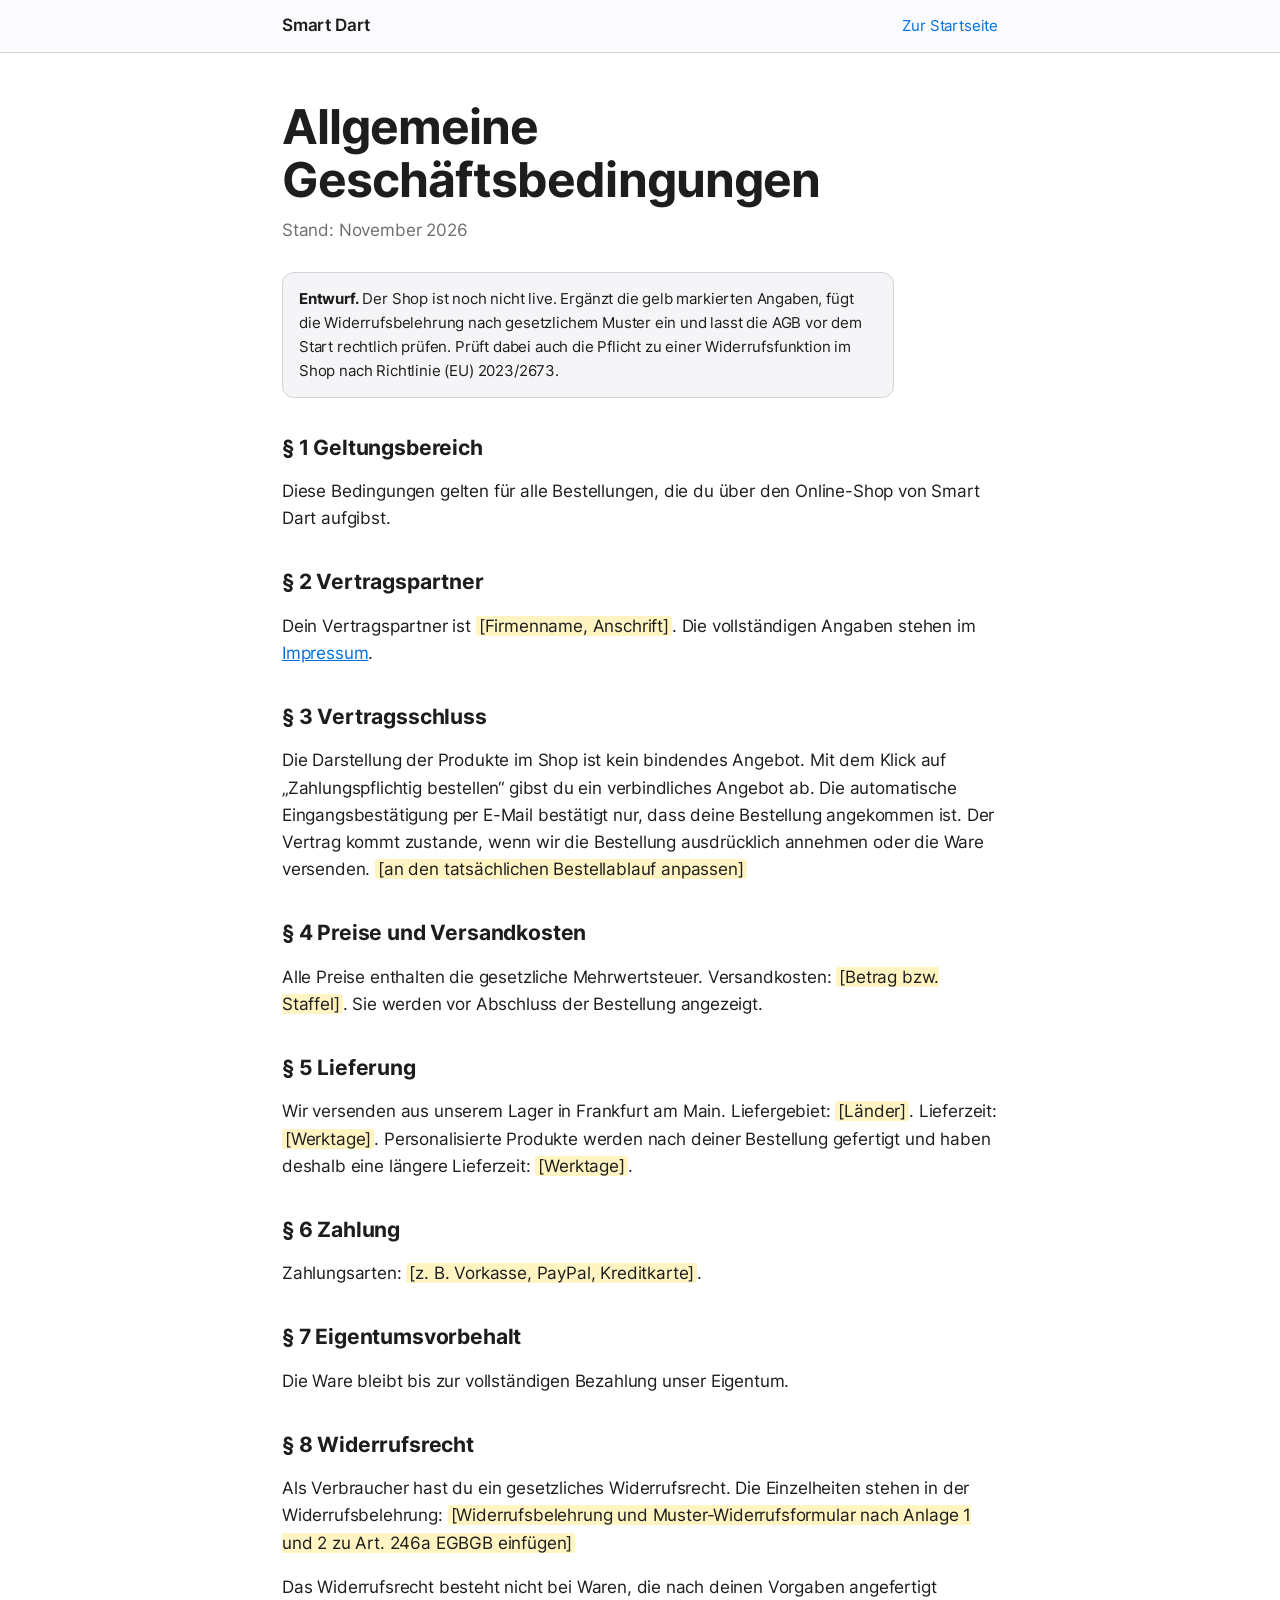
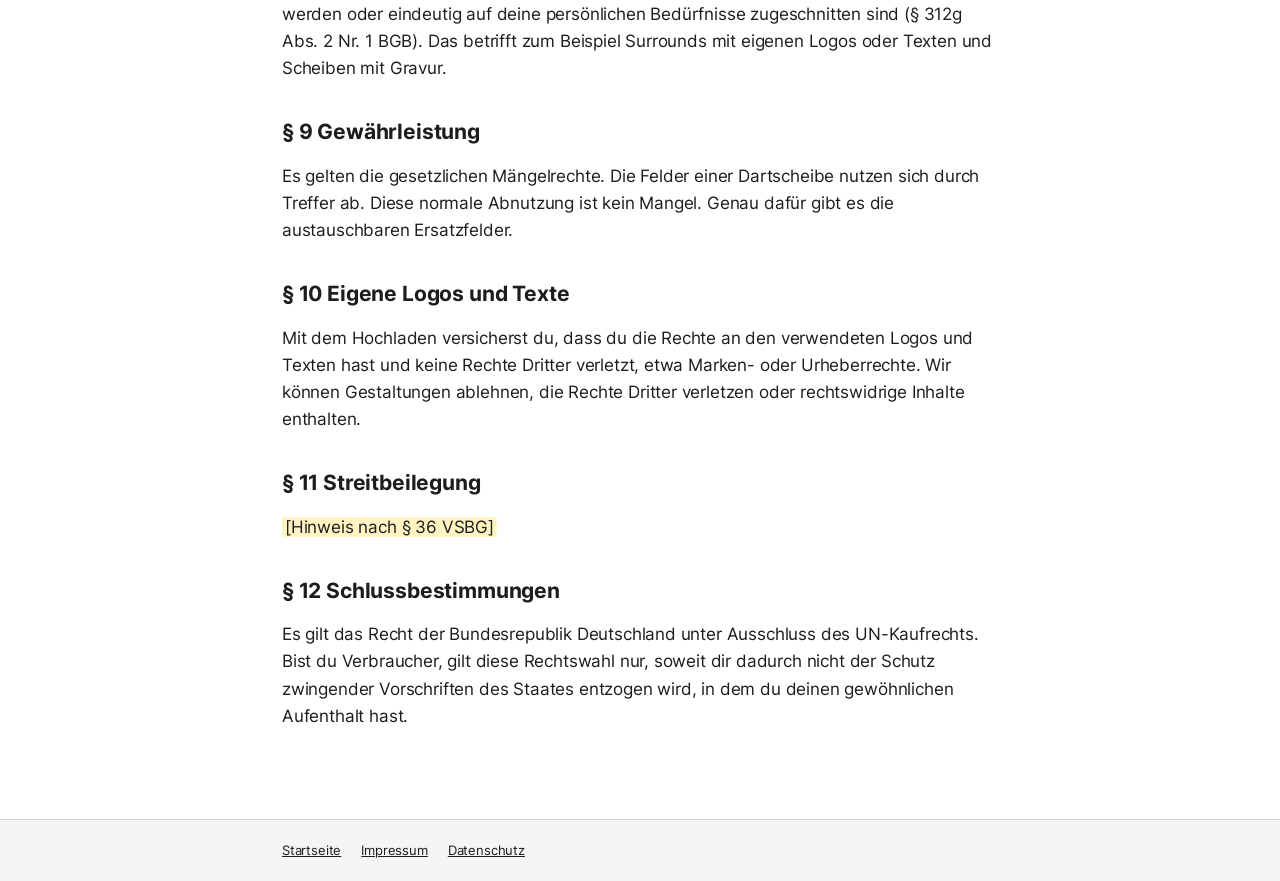
<file: smartdart/agb.html>
<!doctype html>
<html lang="de">
<head>
<meta charset="utf-8">
<meta name="viewport" content="width=device-width, initial-scale=1, viewport-fit=cover">
<title>AGB · Smart Dart</title>
<link rel="icon" href="favicon.svg" type="image/svg+xml">
<link rel="icon" href="favicon-32.png" type="image/png" sizes="32x32">
<link rel="apple-touch-icon" href="apple-touch-icon.png">
<link rel="stylesheet" href="legal.css">
</head>
<body>
<header class="top"><div><a href="index.html">Smart Dart</a><a class="back" href="index.html">Zur Startseite</a></div></header>
<main>
  <h1>Allgemeine Geschäftsbedingungen</h1>
  <p class="stand">Stand: November 2026</p>
  <p class="note"><strong>Entwurf.</strong> Der Shop ist noch nicht live. Ergänzt die gelb markierten Angaben, fügt die Widerrufsbelehrung nach gesetzlichem Muster ein und lasst die AGB vor dem Start rechtlich prüfen. Prüft dabei auch die Pflicht zu einer Widerrufsfunktion im Shop nach Richtlinie (EU) 2023/2673.</p>

  <h2>§ 1 Geltungsbereich</h2>
  <p>Diese Bedingungen gelten für alle Bestellungen, die du über den Online-Shop von Smart Dart aufgibst.</p>

  <h2>§ 2 Vertragspartner</h2>
  <p>Dein Vertragspartner ist <mark>[Firmenname, Anschrift]</mark>. Die vollständigen Angaben stehen im <a href="impressum.html">Impressum</a>.</p>

  <h2>§ 3 Vertragsschluss</h2>
  <p>Die Darstellung der Produkte im Shop ist kein bindendes Angebot. Mit dem Klick auf „Zahlungspflichtig bestellen“ gibst du ein verbindliches Angebot ab. Die automatische Eingangsbestätigung per E-Mail bestätigt nur, dass deine Bestellung angekommen ist. Der Vertrag kommt zustande, wenn wir die Bestellung ausdrücklich annehmen oder die Ware versenden. <mark>[an den tatsächlichen Bestellablauf anpassen]</mark></p>

  <h2>§ 4 Preise und Versandkosten</h2>
  <p>Alle Preise enthalten die gesetzliche Mehrwertsteuer. Versandkosten: <mark>[Betrag bzw. Staffel]</mark>. Sie werden vor Abschluss der Bestellung angezeigt.</p>

  <h2>§ 5 Lieferung</h2>
  <p>Wir versenden aus unserem Lager in Frankfurt am Main. Liefergebiet: <mark>[Länder]</mark>. Lieferzeit: <mark>[Werktage]</mark>. Personalisierte Produkte werden nach deiner Bestellung gefertigt und haben deshalb eine längere Lieferzeit: <mark>[Werktage]</mark>.</p>

  <h2>§ 6 Zahlung</h2>
  <p>Zahlungsarten: <mark>[z. B. Vorkasse, PayPal, Kreditkarte]</mark>.</p>

  <h2>§ 7 Eigentumsvorbehalt</h2>
  <p>Die Ware bleibt bis zur vollständigen Bezahlung unser Eigentum.</p>

  <h2>§ 8 Widerrufsrecht</h2>
  <p>Als Verbraucher hast du ein gesetzliches Widerrufsrecht. Die Einzelheiten stehen in der Widerrufsbelehrung: <mark>[Widerrufsbelehrung und Muster-Widerrufsformular nach Anlage 1 und 2 zu Art. 246a EGBGB einfügen]</mark></p>
  <p>Das Widerrufsrecht besteht nicht bei Waren, die nach deinen Vorgaben angefertigt werden oder eindeutig auf deine persönlichen Bedürfnisse zugeschnitten sind (§ 312g Abs. 2 Nr. 1 BGB). Das betrifft zum Beispiel Surrounds mit eigenen Logos oder Texten und Scheiben mit Gravur.</p>

  <h2>§ 9 Gewährleistung</h2>
  <p>Es gelten die gesetzlichen Mängelrechte. Die Felder einer Dartscheibe nutzen sich durch Treffer ab. Diese normale Abnutzung ist kein Mangel. Genau dafür gibt es die austauschbaren Ersatzfelder.</p>

  <h2>§ 10 Eigene Logos und Texte</h2>
  <p>Mit dem Hochladen versicherst du, dass du die Rechte an den verwendeten Logos und Texten hast und keine Rechte Dritter verletzt, etwa Marken- oder Urheberrechte. Wir können Gestaltungen ablehnen, die Rechte Dritter verletzen oder rechtswidrige Inhalte enthalten.</p>

  <h2>§ 11 Streitbeilegung</h2>
  <p><mark>[Hinweis nach § 36 VSBG]</mark></p>

  <h2>§ 12 Schlussbestimmungen</h2>
  <p>Es gilt das Recht der Bundesrepublik Deutschland unter Ausschluss des UN-Kaufrechts. Bist du Verbraucher, gilt diese Rechtswahl nur, soweit dir dadurch nicht der Schutz zwingender Vorschriften des Staates entzogen wird, in dem du deinen gewöhnlichen Aufenthalt hast.</p>
</main>
<footer><div><a href="index.html">Startseite</a><a href="impressum.html">Impressum</a><a href="datenschutz.html">Datenschutz</a></div></footer>
</body>
</html>
</file>
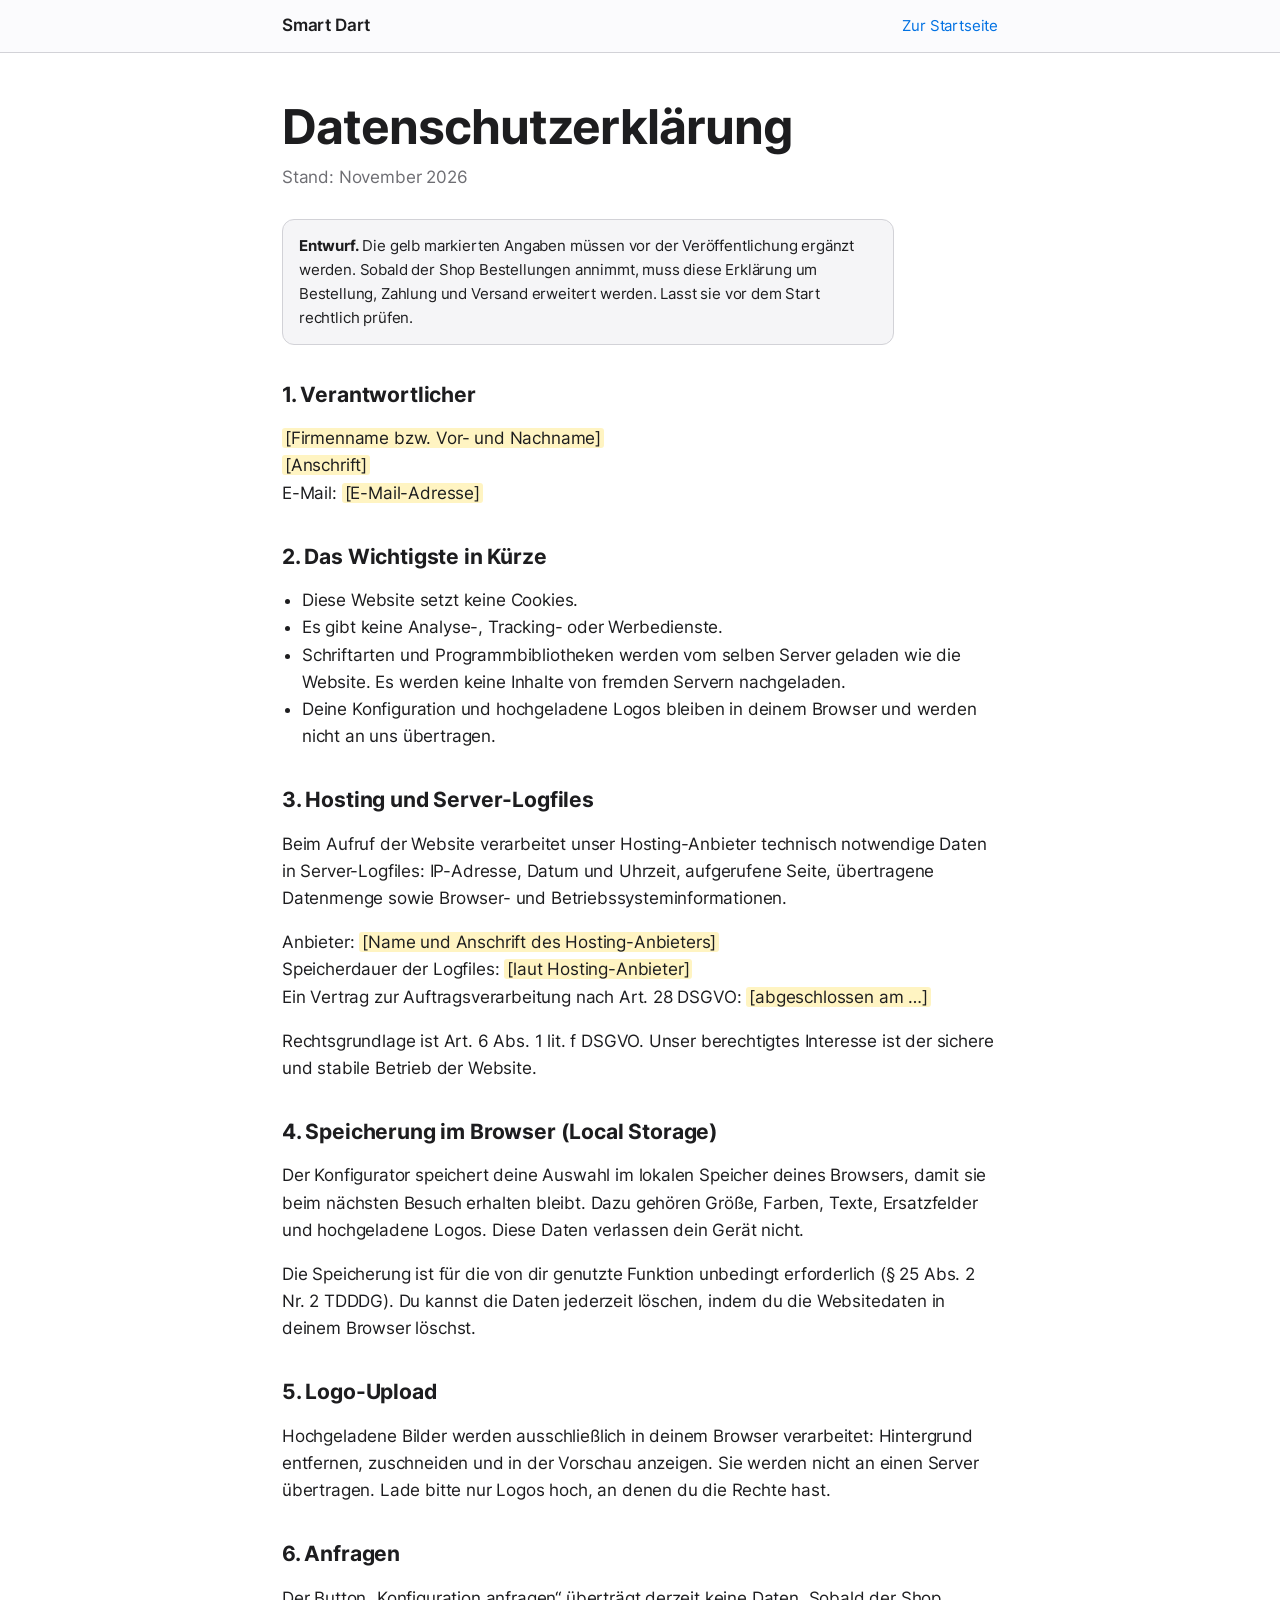
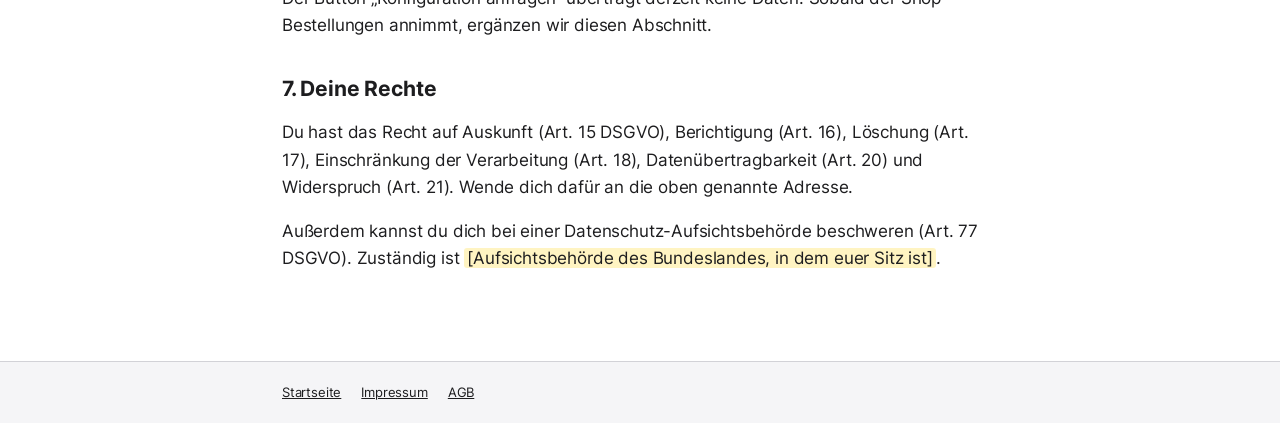
<file: smartdart/datenschutz.html>
<!doctype html>
<html lang="de">
<head>
<meta charset="utf-8">
<meta name="viewport" content="width=device-width, initial-scale=1, viewport-fit=cover">
<title>Datenschutz · Smart Dart</title>
<link rel="icon" href="favicon.svg" type="image/svg+xml">
<link rel="icon" href="favicon-32.png" type="image/png" sizes="32x32">
<link rel="apple-touch-icon" href="apple-touch-icon.png">
<link rel="stylesheet" href="legal.css">
</head>
<body>
<header class="top"><div><a href="index.html">Smart Dart</a><a class="back" href="index.html">Zur Startseite</a></div></header>
<main>
  <h1>Datenschutzerklärung</h1>
  <p class="stand">Stand: November 2026</p>
  <p class="note"><strong>Entwurf.</strong> Die gelb markierten Angaben müssen vor der Veröffentlichung ergänzt werden. Sobald der Shop Bestellungen annimmt, muss diese Erklärung um Bestellung, Zahlung und Versand erweitert werden. Lasst sie vor dem Start rechtlich prüfen.</p>

  <h2>1. Verantwortlicher</h2>
  <p><mark>[Firmenname bzw. Vor- und Nachname]</mark><br><mark>[Anschrift]</mark><br>E-Mail: <mark>[E-Mail-Adresse]</mark></p>

  <h2>2. Das Wichtigste in Kürze</h2>
  <ul>
    <li>Diese Website setzt keine Cookies.</li>
    <li>Es gibt keine Analyse-, Tracking- oder Werbedienste.</li>
    <li>Schriftarten und Programmbibliotheken werden vom selben Server geladen wie die Website. Es werden keine Inhalte von fremden Servern nachgeladen.</li>
    <li>Deine Konfiguration und hochgeladene Logos bleiben in deinem Browser und werden nicht an uns übertragen.</li>
  </ul>

  <h2>3. Hosting und Server-Logfiles</h2>
  <p>Beim Aufruf der Website verarbeitet unser Hosting-Anbieter technisch notwendige Daten in Server-Logfiles: IP-Adresse, Datum und Uhrzeit, aufgerufene Seite, übertragene Datenmenge sowie Browser- und Betriebssysteminformationen.</p>
  <p>Anbieter: <mark>[Name und Anschrift des Hosting-Anbieters]</mark><br>Speicherdauer der Logfiles: <mark>[laut Hosting-Anbieter]</mark><br>Ein Vertrag zur Auftragsverarbeitung nach Art. 28 DSGVO: <mark>[abgeschlossen am …]</mark></p>
  <p>Rechtsgrundlage ist Art. 6 Abs. 1 lit. f DSGVO. Unser berechtigtes Interesse ist der sichere und stabile Betrieb der Website.</p>

  <h2>4. Speicherung im Browser (Local Storage)</h2>
  <p>Der Konfigurator speichert deine Auswahl im lokalen Speicher deines Browsers, damit sie beim nächsten Besuch erhalten bleibt. Dazu gehören Größe, Farben, Texte, Ersatzfelder und hochgeladene Logos. Diese Daten verlassen dein Gerät nicht.</p>
  <p>Die Speicherung ist für die von dir genutzte Funktion unbedingt erforderlich (§ 25 Abs. 2 Nr. 2 TDDDG). Du kannst die Daten jederzeit löschen, indem du die Websitedaten in deinem Browser löschst.</p>

  <h2>5. Logo-Upload</h2>
  <p>Hochgeladene Bilder werden ausschließlich in deinem Browser verarbeitet: Hintergrund entfernen, zuschneiden und in der Vorschau anzeigen. Sie werden nicht an einen Server übertragen. Lade bitte nur Logos hoch, an denen du die Rechte hast.</p>

  <h2>6. Anfragen</h2>
  <p>Der Button „Konfiguration anfragen“ überträgt derzeit keine Daten. Sobald der Shop Bestellungen annimmt, ergänzen wir diesen Abschnitt.</p>

  <h2>7. Deine Rechte</h2>
  <p>Du hast das Recht auf Auskunft (Art. 15 DSGVO), Berichtigung (Art. 16), Löschung (Art. 17), Einschränkung der Verarbeitung (Art. 18), Datenübertragbarkeit (Art. 20) und Widerspruch (Art. 21). Wende dich dafür an die oben genannte Adresse.</p>
  <p>Außerdem kannst du dich bei einer Datenschutz-Aufsichtsbehörde beschweren (Art. 77 DSGVO). Zuständig ist <mark>[Aufsichtsbehörde des Bundeslandes, in dem euer Sitz ist]</mark>.</p>
</main>
<footer><div><a href="index.html">Startseite</a><a href="impressum.html">Impressum</a><a href="agb.html">AGB</a></div></footer>
</body>
</html>
</file>
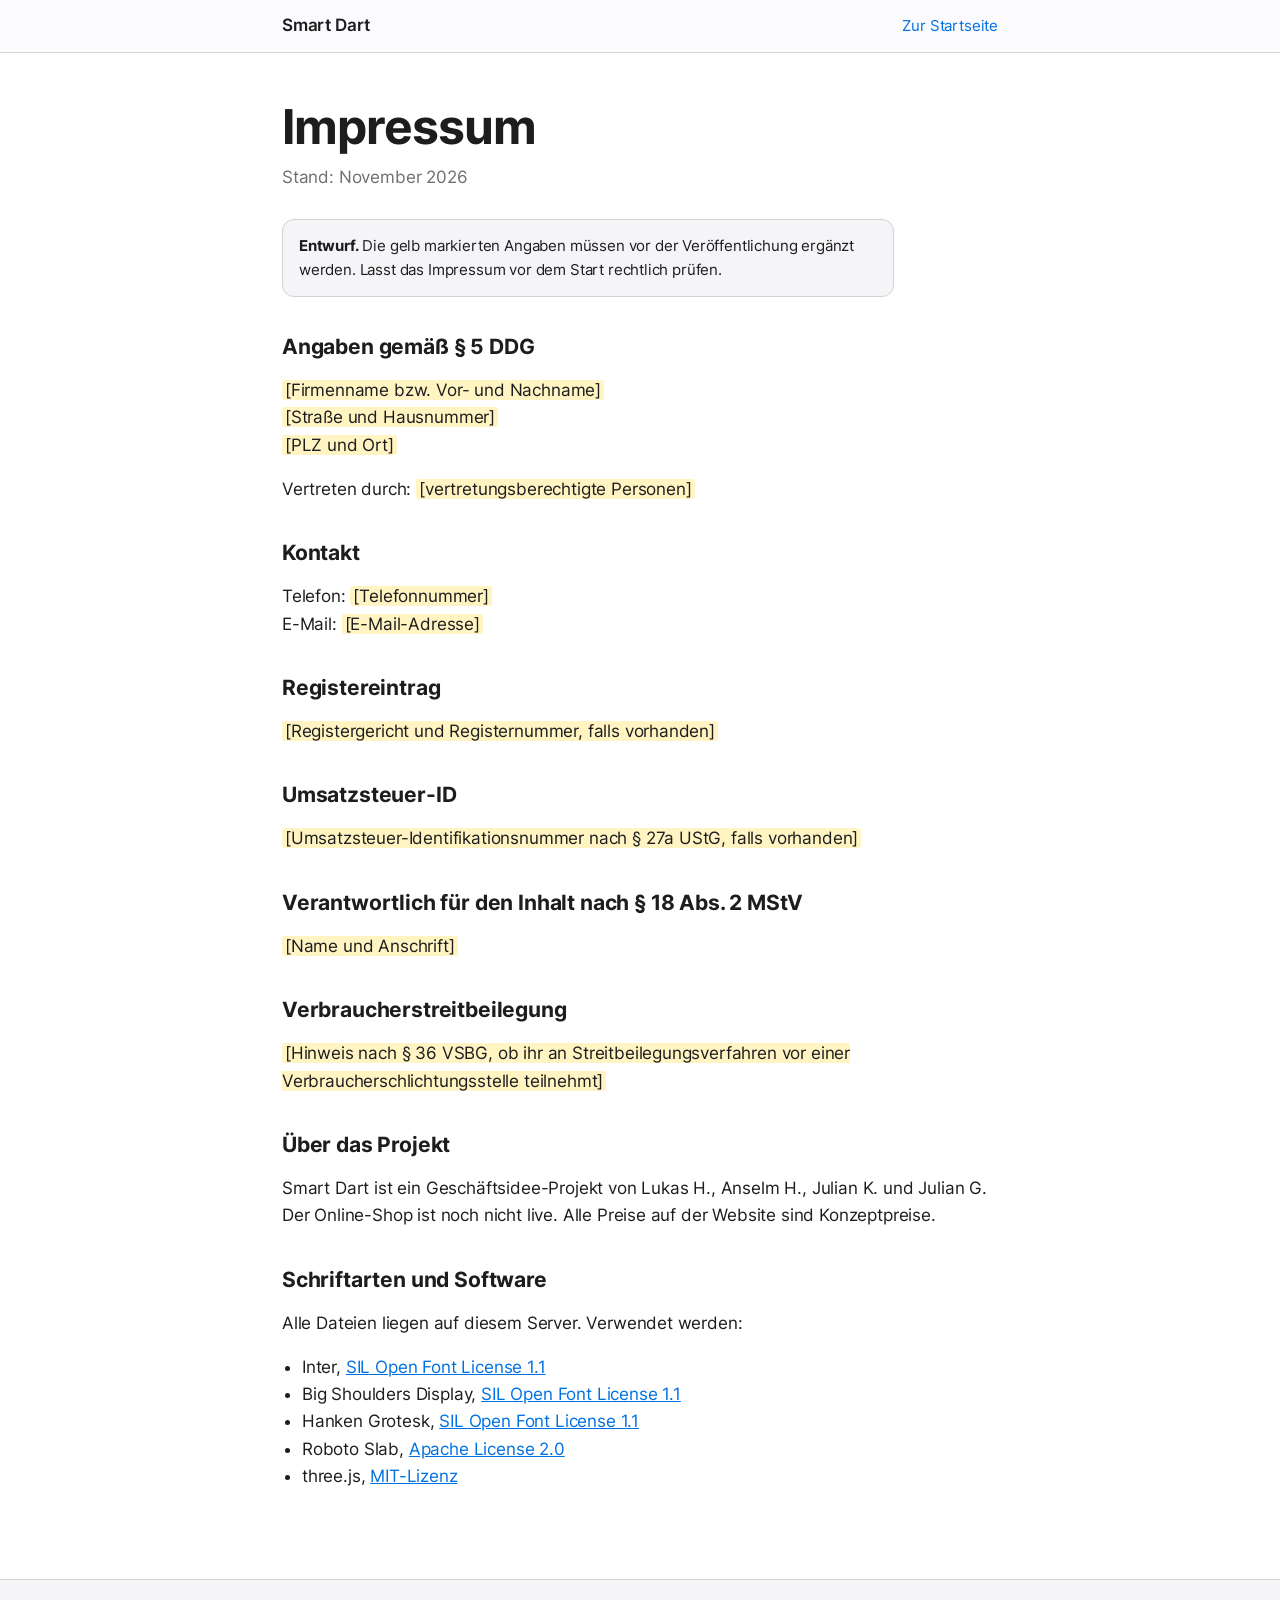
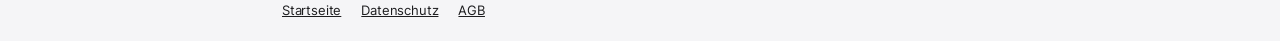
<file: smartdart/impressum.html>
<!doctype html>
<html lang="de">
<head>
<meta charset="utf-8">
<meta name="viewport" content="width=device-width, initial-scale=1, viewport-fit=cover">
<title>Impressum · Smart Dart</title>
<link rel="icon" href="favicon.svg" type="image/svg+xml">
<link rel="icon" href="favicon-32.png" type="image/png" sizes="32x32">
<link rel="apple-touch-icon" href="apple-touch-icon.png">
<link rel="stylesheet" href="legal.css">
</head>
<body>
<header class="top"><div><a href="index.html">Smart Dart</a><a class="back" href="index.html">Zur Startseite</a></div></header>
<main>
  <h1>Impressum</h1>
  <p class="stand">Stand: November 2026</p>
  <p class="note"><strong>Entwurf.</strong> Die gelb markierten Angaben müssen vor der Veröffentlichung ergänzt werden. Lasst das Impressum vor dem Start rechtlich prüfen.</p>

  <h2>Angaben gemäß § 5 DDG</h2>
  <p><mark>[Firmenname bzw. Vor- und Nachname]</mark><br><mark>[Straße und Hausnummer]</mark><br><mark>[PLZ und Ort]</mark></p>
  <p>Vertreten durch: <mark>[vertretungsberechtigte Personen]</mark></p>

  <h2>Kontakt</h2>
  <p>Telefon: <mark>[Telefonnummer]</mark><br>E-Mail: <mark>[E-Mail-Adresse]</mark></p>

  <h2>Registereintrag</h2>
  <p><mark>[Registergericht und Registernummer, falls vorhanden]</mark></p>

  <h2>Umsatzsteuer-ID</h2>
  <p><mark>[Umsatzsteuer-Identifikationsnummer nach § 27a UStG, falls vorhanden]</mark></p>

  <h2>Verantwortlich für den Inhalt nach § 18 Abs. 2 MStV</h2>
  <p><mark>[Name und Anschrift]</mark></p>

  <h2>Verbraucherstreitbeilegung</h2>
  <p><mark>[Hinweis nach § 36 VSBG, ob ihr an Streitbeilegungsverfahren vor einer Verbraucherschlichtungsstelle teilnehmt]</mark></p>

  <h2>Über das Projekt</h2>
  <p>Smart Dart ist ein Geschäftsidee-Projekt von Lukas H., Anselm H., Julian K. und Julian G. Der Online-Shop ist noch nicht live. Alle Preise auf der Website sind Konzeptpreise.</p>

  <h2>Schriftarten und Software</h2>
  <p>Alle Dateien liegen auf diesem Server. Verwendet werden:</p>
  <ul>
    <li>Inter, <a href="vendor/licenses/inter-OFL.txt">SIL Open Font License 1.1</a></li>
    <li>Big Shoulders Display, <a href="vendor/licenses/big-shoulders-display-OFL.txt">SIL Open Font License 1.1</a></li>
    <li>Hanken Grotesk, <a href="vendor/licenses/hanken-grotesk-OFL.txt">SIL Open Font License 1.1</a></li>
    <li>Roboto Slab, <a href="vendor/licenses/roboto-slab-Apache-2.0.txt">Apache License 2.0</a></li>
    <li>three.js, <a href="vendor/licenses/three.js-MIT.txt">MIT-Lizenz</a></li>
  </ul>
</main>
<footer><div><a href="index.html">Startseite</a><a href="datenschutz.html">Datenschutz</a><a href="agb.html">AGB</a></div></footer>
</body>
</html>
</file>
<file: smartdart/legal.css>
@font-face{font-family:"Inter";font-style:normal;font-weight:400;font-display:swap;src:url(vendor/fonts/inter-latin-400-normal.woff2) format("woff2")}
@font-face{font-family:"Inter";font-style:normal;font-weight:600;font-display:swap;src:url(vendor/fonts/inter-latin-600-normal.woff2) format("woff2")}
@font-face{font-family:"Inter";font-style:normal;font-weight:700;font-display:swap;src:url(vendor/fonts/inter-latin-700-normal.woff2) format("woff2")}
:root{color-scheme:light;--ink:#1d1d1f;--gray:#6e6e73;--line:#d2d2d7;--snow:#f5f5f7;--blue:#0071e3;--mark:#fff4c2;--font:-apple-system,BlinkMacSystemFont,"SF Pro Text","Inter","Helvetica Neue",Helvetica,Arial,sans-serif}
*{box-sizing:border-box}
html{-webkit-text-size-adjust:100%}
body{margin:0;background:#fff;color:var(--ink);font:400 17px/1.6 var(--font);letter-spacing:-.01em;-webkit-font-smoothing:antialiased}
.top{border-bottom:1px solid var(--line);background:rgba(251,251,253,.92);position:sticky;top:0;backdrop-filter:blur(16px);-webkit-backdrop-filter:blur(16px)}
.top div,main,footer div{max-width:760px;margin:0 auto;padding-left:max(22px, env(safe-area-inset-left,0px));padding-right:max(22px, env(safe-area-inset-right,0px))}
.top div{display:flex;justify-content:space-between;align-items:center;height:52px}
.top a{color:var(--ink);text-decoration:none;font-weight:600}
.top a.back{color:var(--blue);font-weight:500;font-size:15px}
main{padding-block:48px 72px}
h1{font-size:clamp(34px,6vw,48px);line-height:1.1;margin:0 0 10px;letter-spacing:-.02em}
h2{font-size:21px;margin:36px 0 8px;line-height:1.3}
p,li{max-width:68ch;overflow-wrap:anywhere;hyphens:auto;-webkit-hyphens:auto}
h1,h2{overflow-wrap:break-word;hyphens:auto;-webkit-hyphens:auto}
ul{padding-left:20px}
a{color:var(--blue)}
.stand{color:var(--gray);margin:0 0 28px}
.note{background:var(--snow);border:1px solid var(--line);border-radius:12px;padding:14px 16px;font-size:15px}
mark{background:var(--mark);color:inherit;padding:0 3px;border-radius:3px}
footer{border-top:1px solid var(--line);background:var(--snow);font-size:13px;color:var(--gray);padding-block:20px}
footer div{display:flex;gap:20px;flex-wrap:wrap}
footer a{color:var(--ink)}
</file>
